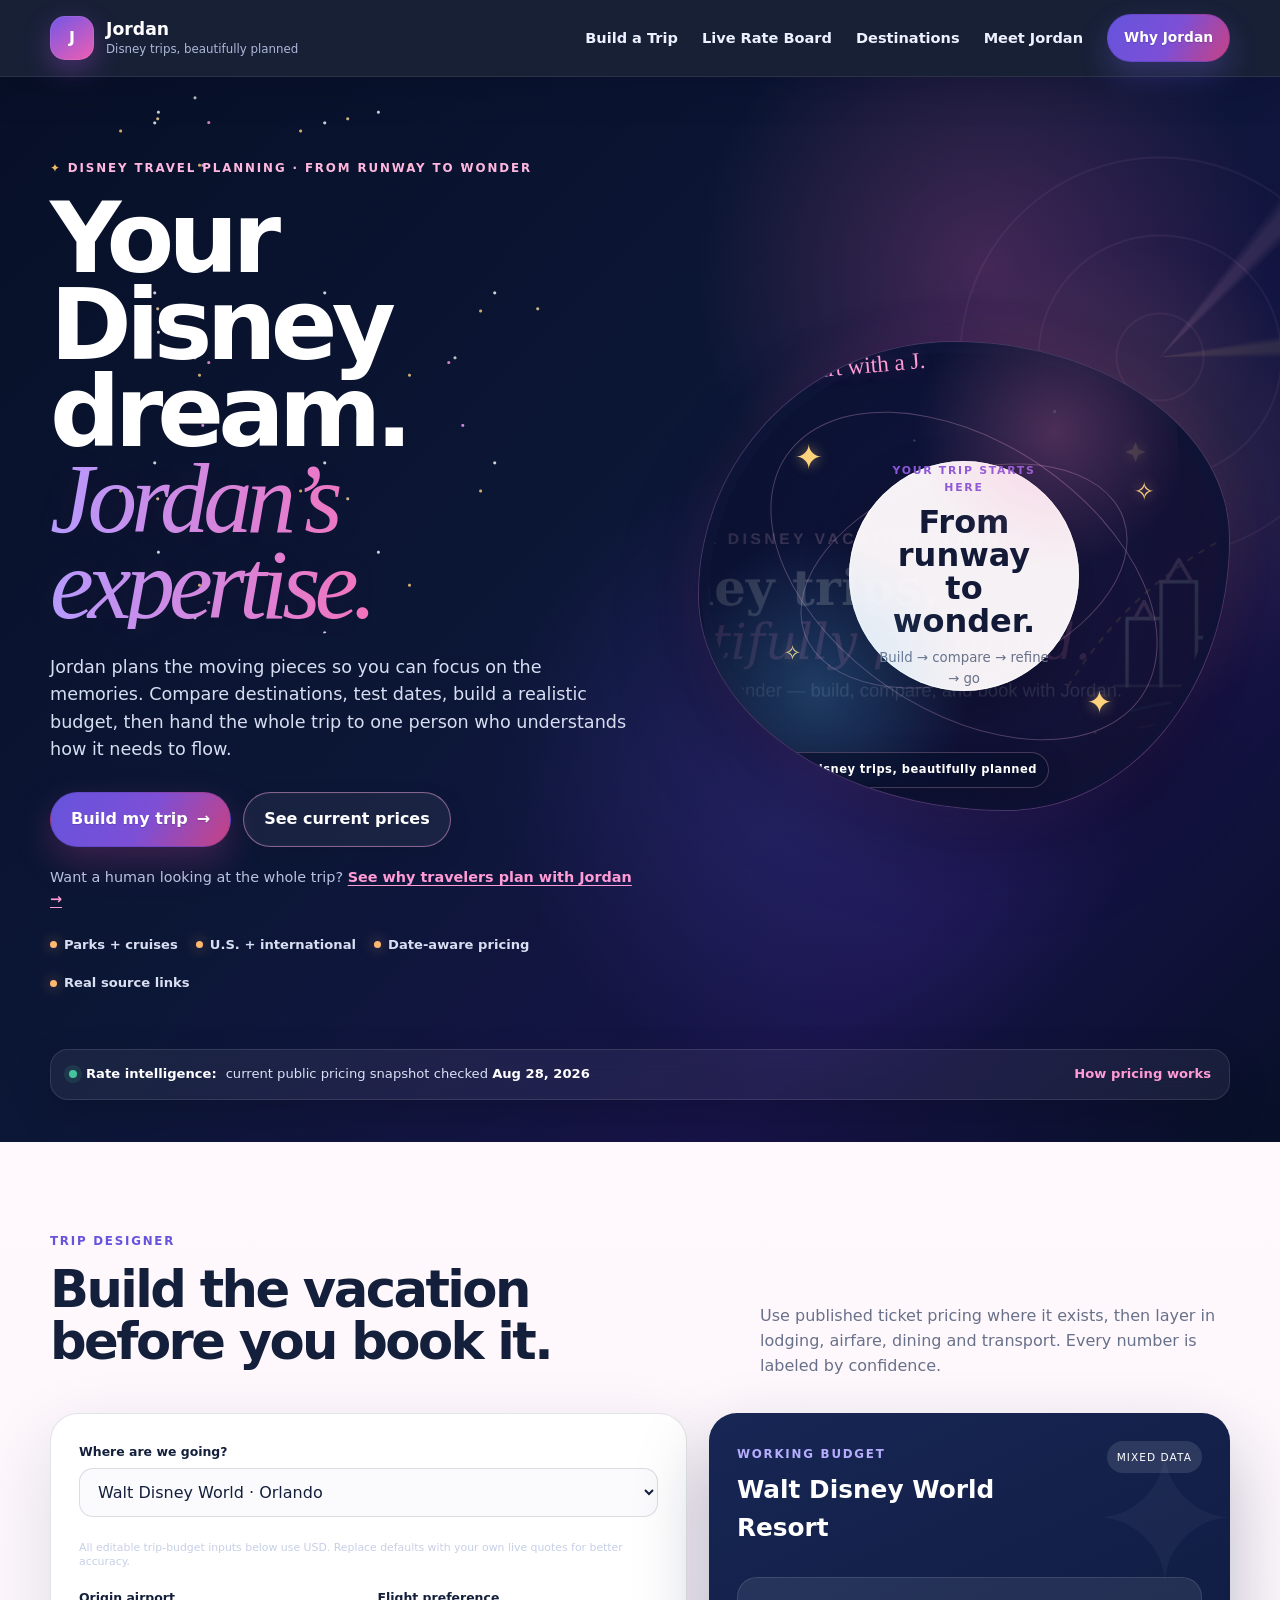
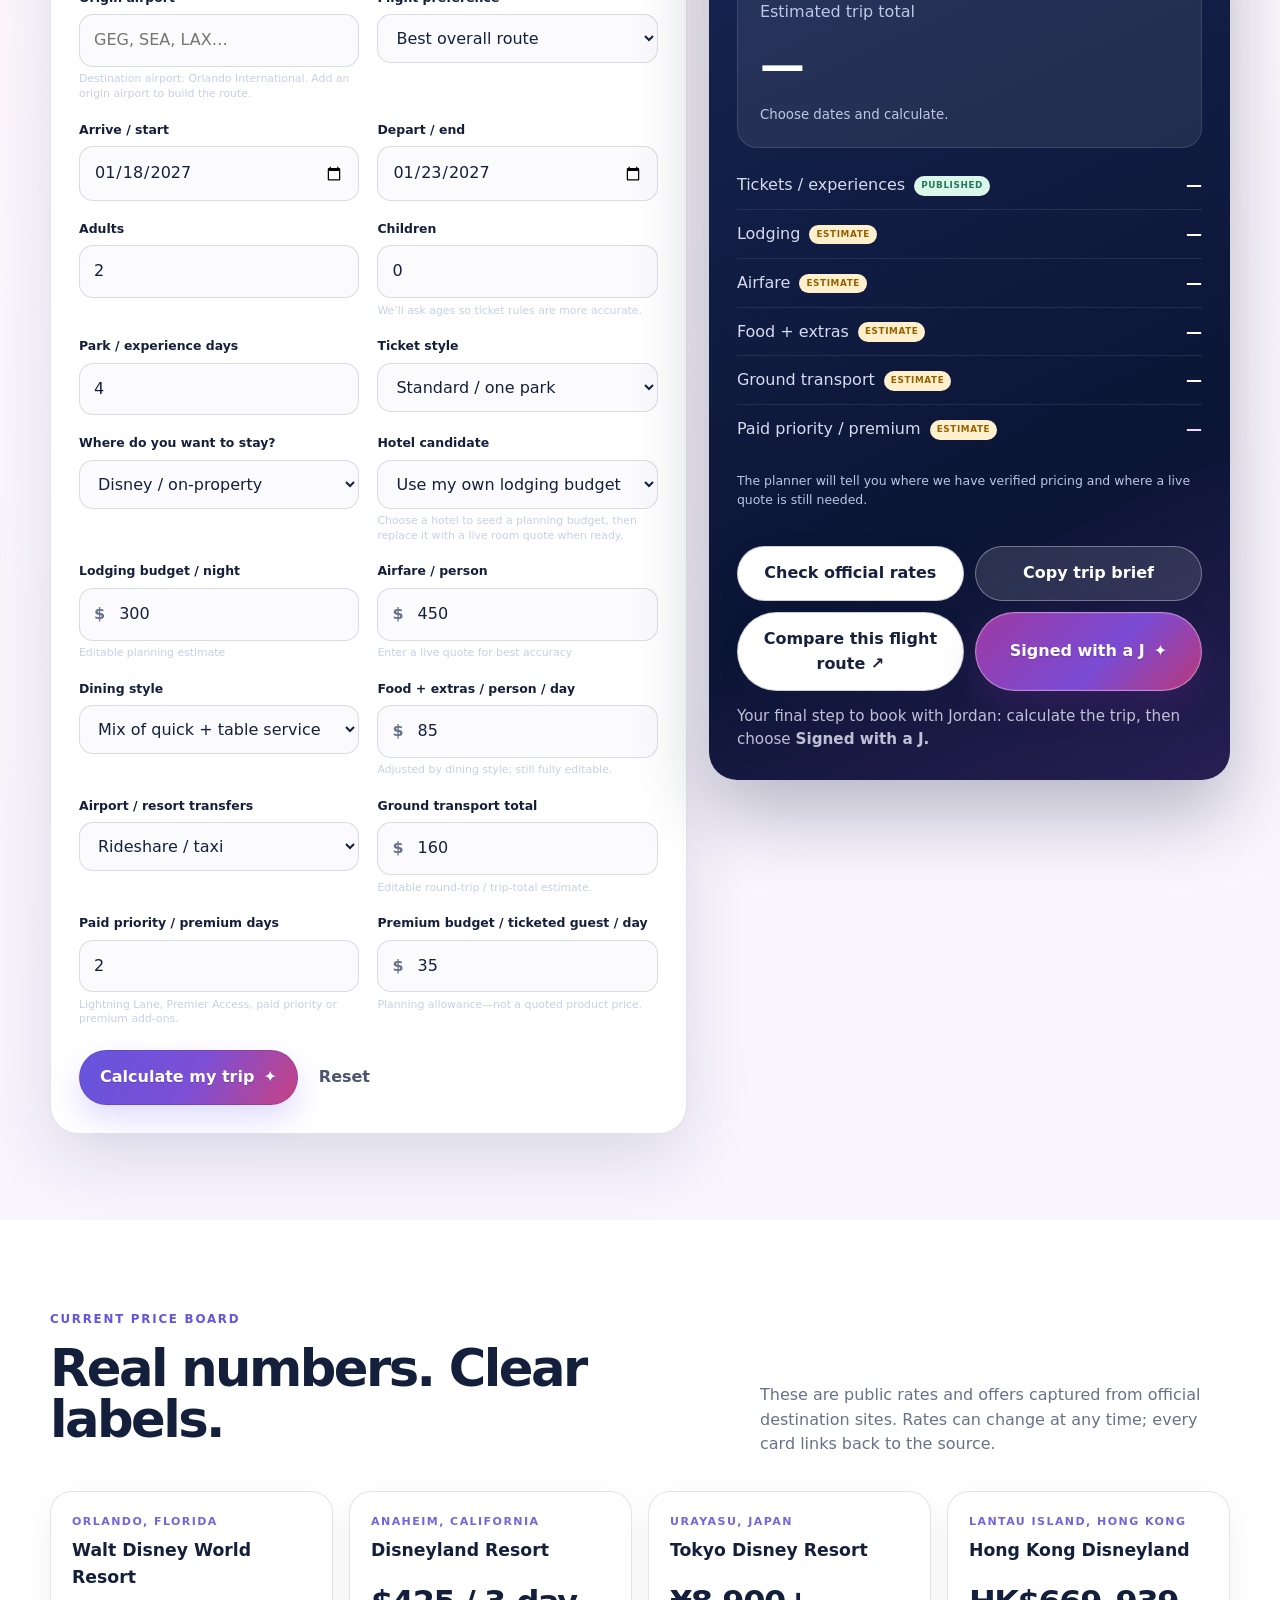
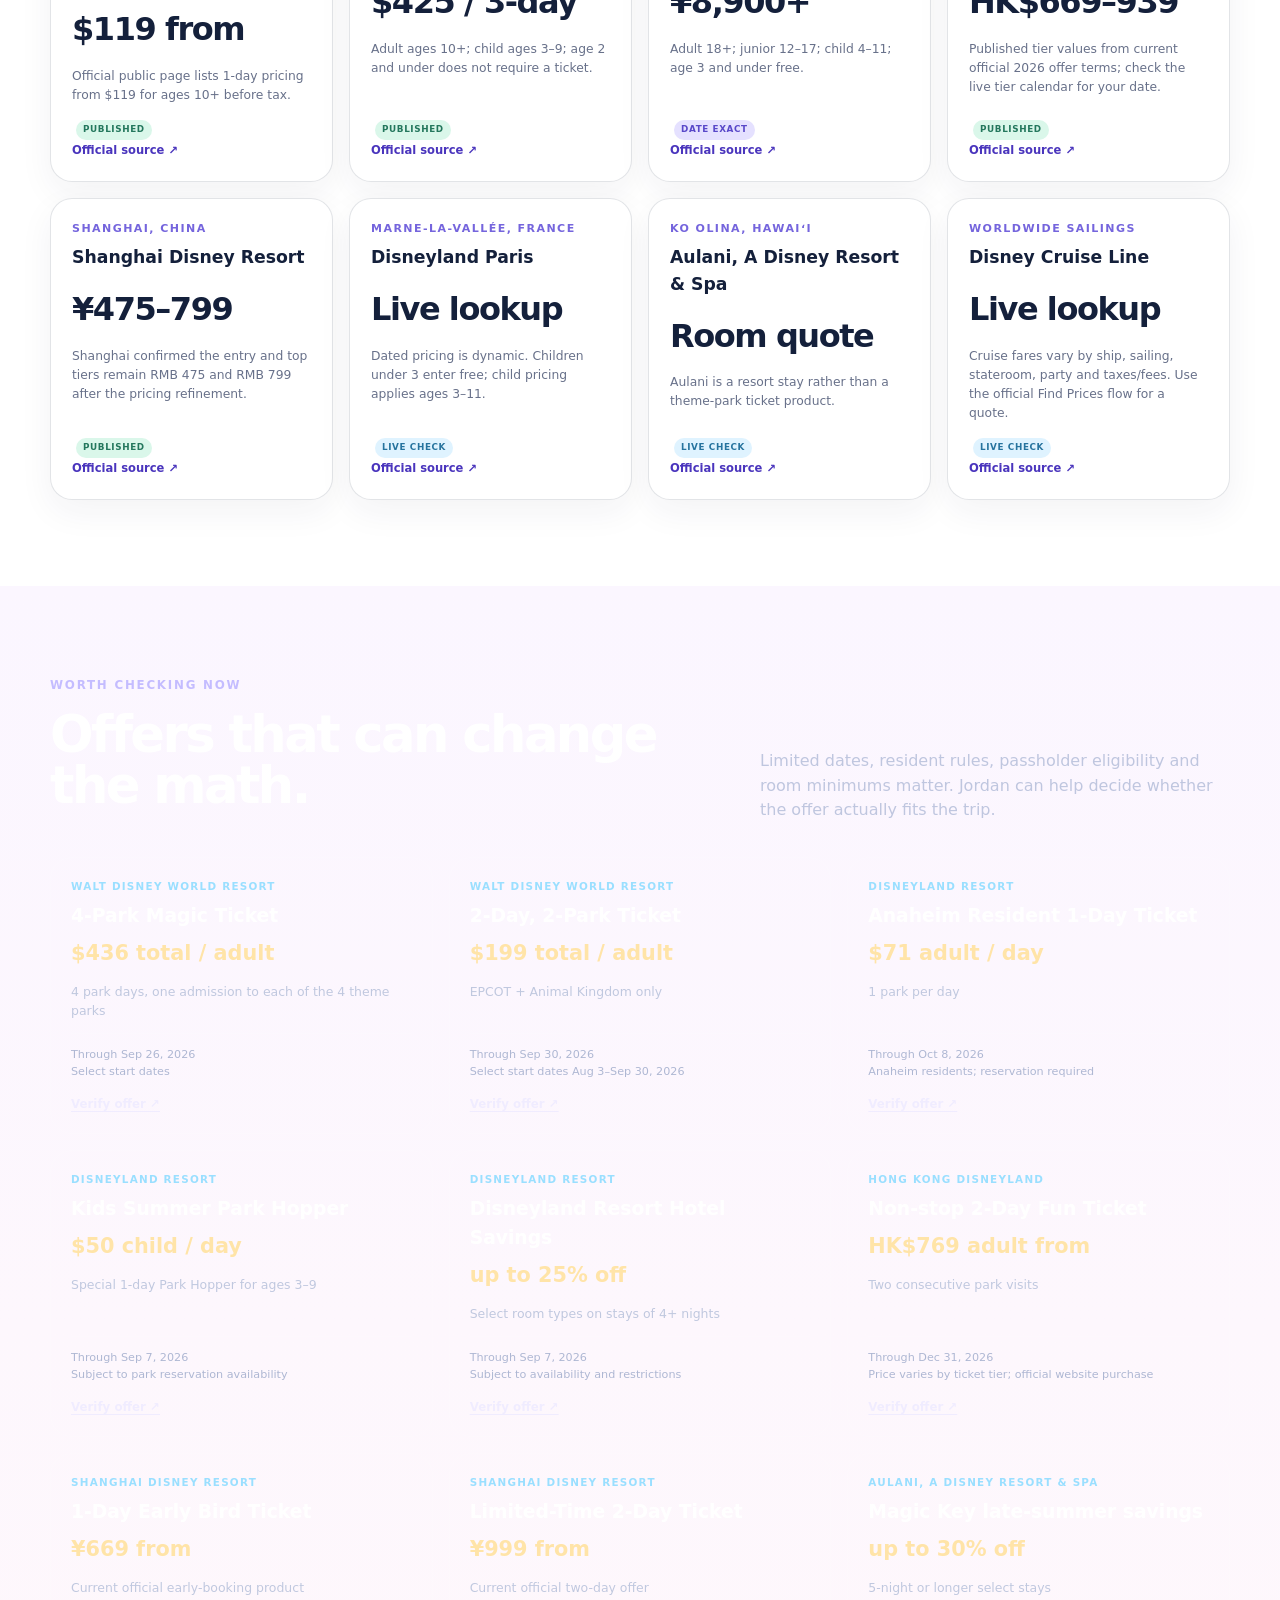
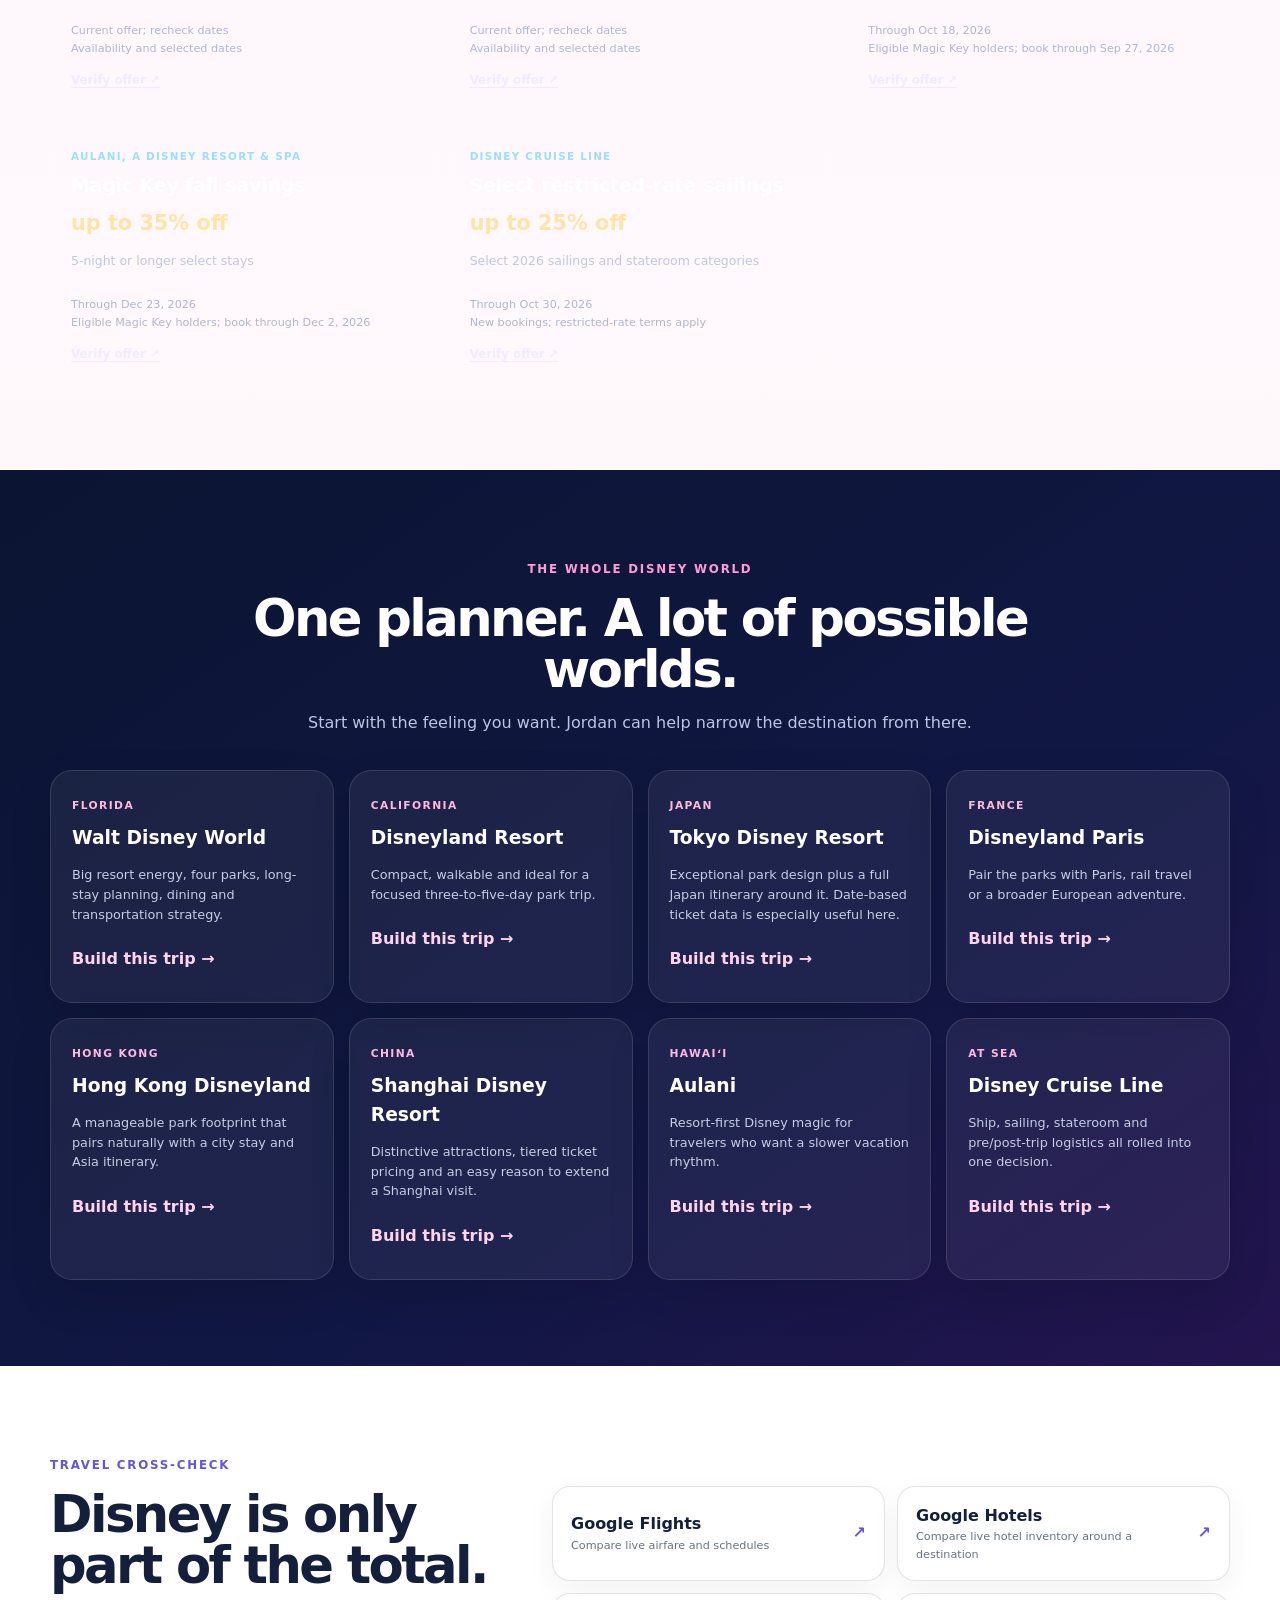
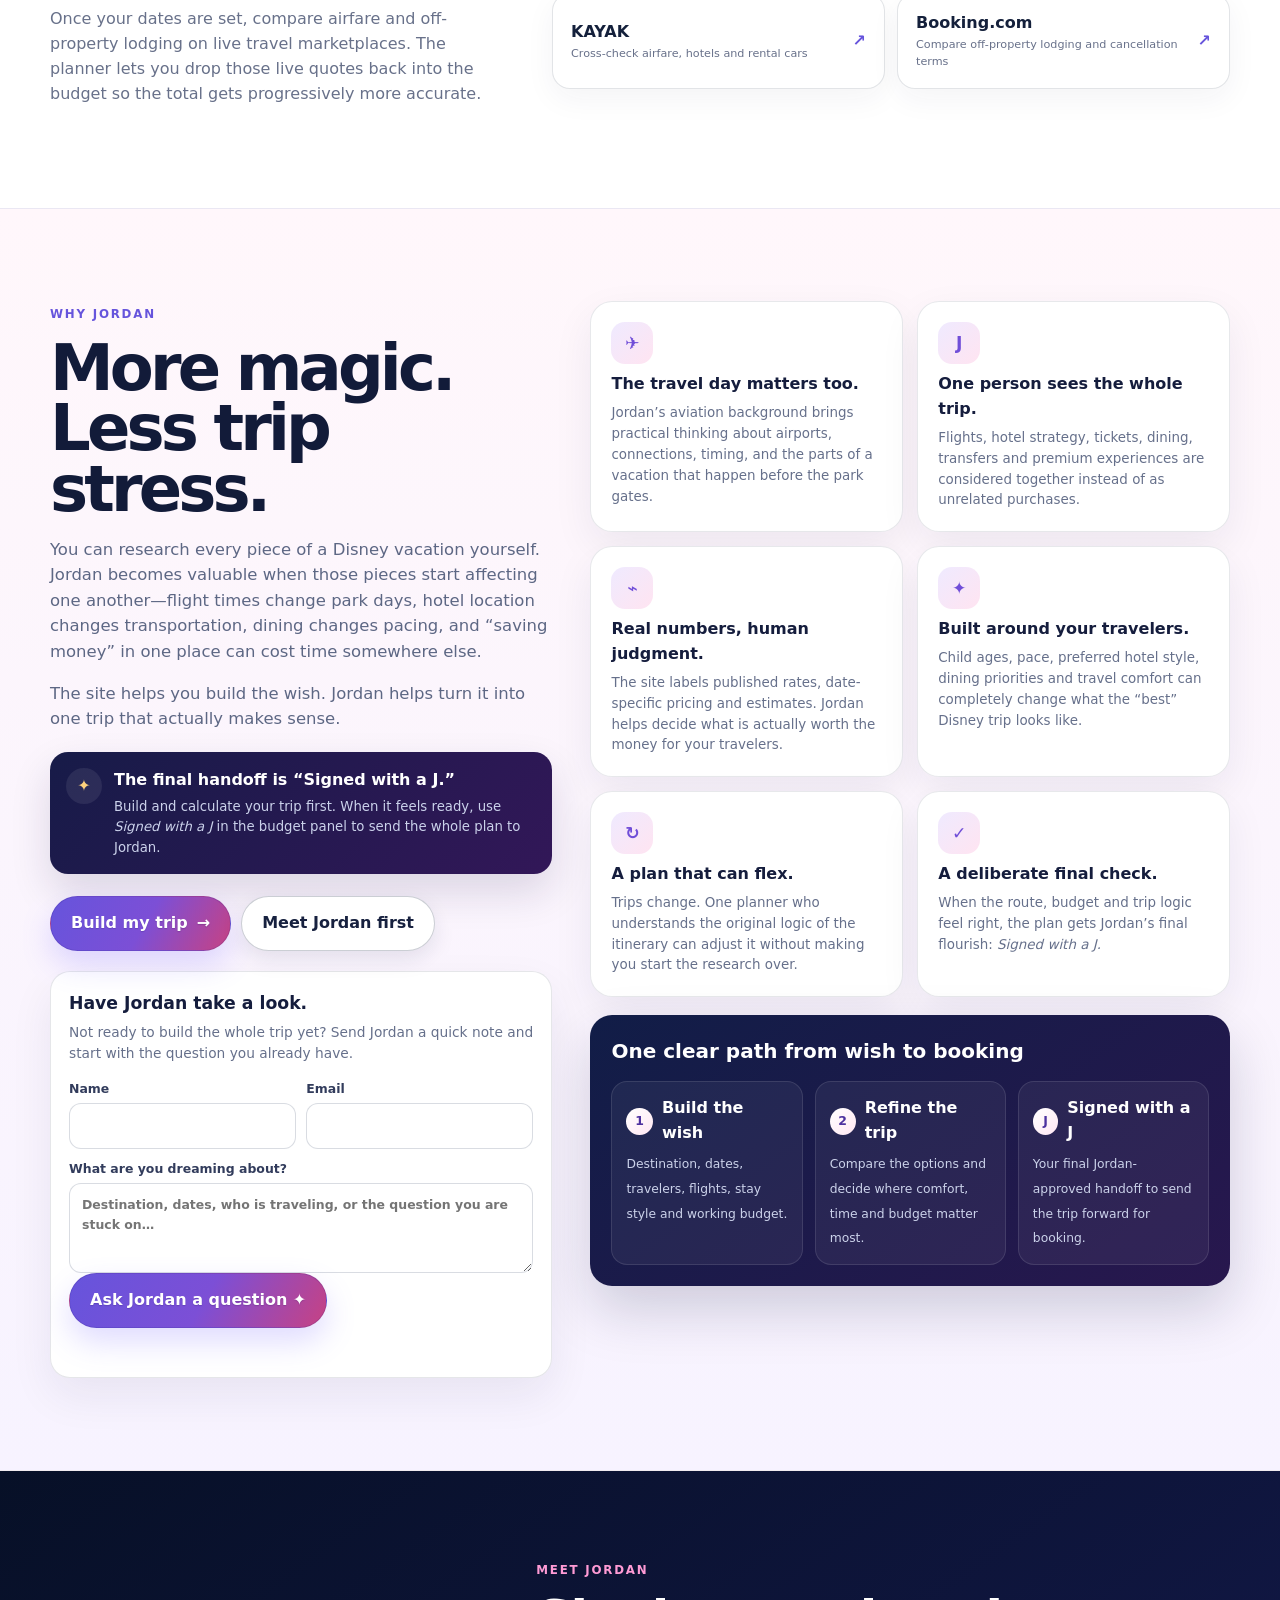
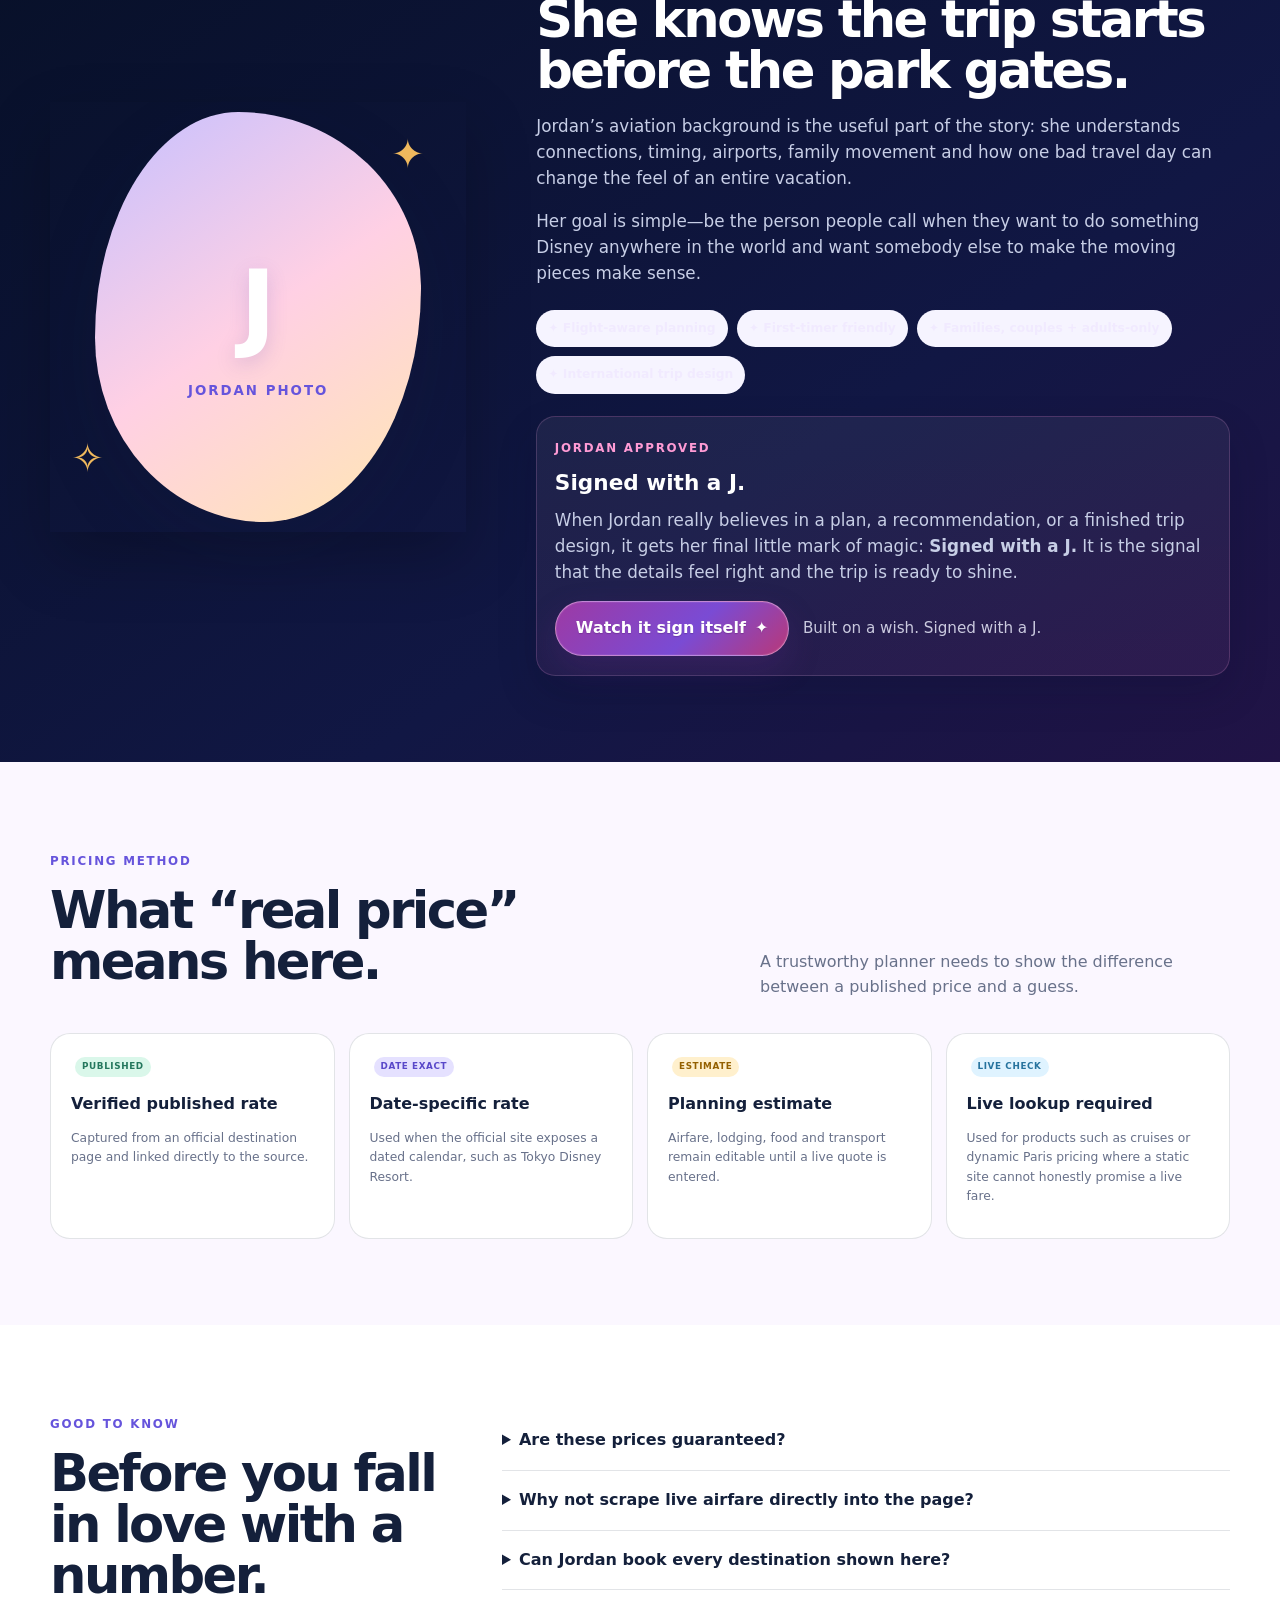
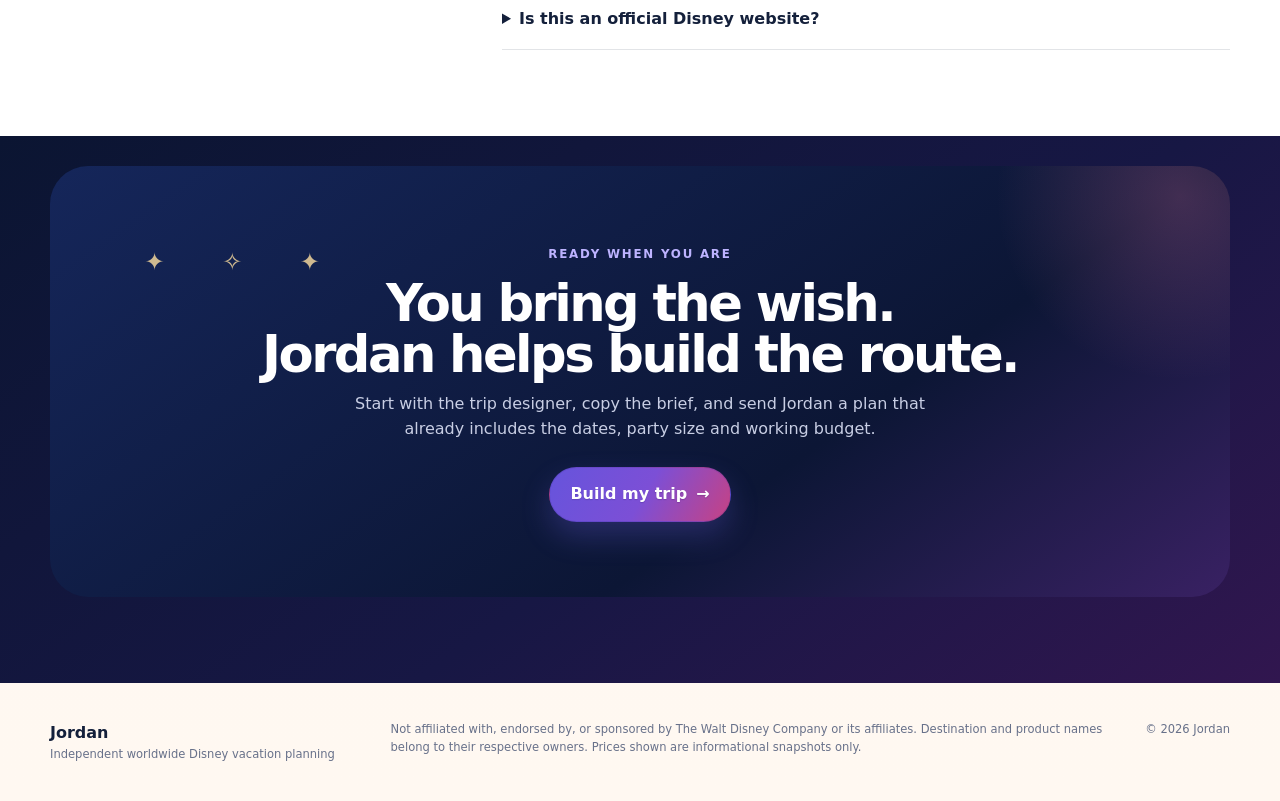
<file: index.html>
<!doctype html>
<html lang="en">
<head>
  <meta charset="utf-8" />
  <meta name="viewport" content="width=device-width, initial-scale=1" />
  <meta name="theme-color" content="#0c1635" />
  <meta name="color-scheme" content="light" />
  <title>Jordan | Disney Trips, Designed Around You</title>
  <meta name="description" content="Build a Disney trip with Jordan using current published ticket prices, date-aware offers, travel estimates and worldwide destination guidance." />
  <meta name="robots" content="index,follow" />
  <meta property="og:type" content="website" />
  <meta property="og:title" content="Jordan | Disney Trips, Designed Around You" />
  <meta property="og:description" content="From runway to resort: explore destinations, build a real trip budget and let Jordan turn it into a smoother Disney vacation." />

  <link rel="icon" href="favicon.svg" type="image/svg+xml" />
  <link rel="icon" href="favicon-32.png" sizes="32x32" type="image/png" />
  <link rel="apple-touch-icon" href="apple-touch-icon.png" />
  <meta property="og:url" content="https://aerovista-us.github.io/Disney/" />
  <meta property="og:image" content="https://aerovista-us.github.io/Disney/social-preview.png" />
  <meta property="og:image:width" content="1200" />
  <meta property="og:image:height" content="630" />
  <meta property="og:image:alt" content="Jordan worldwide Disney vacation planning — Disney trips, beautifully planned." />
  <meta name="twitter:card" content="summary_large_image" />
  <meta name="twitter:title" content="Jordan | Disney Trips, Designed Around You" />
  <meta name="twitter:description" content="Build the wish, compare real trip inputs, and book with Jordan for a smoother Disney vacation." />
  <meta name="twitter:image" content="https://aerovista-us.github.io/Disney/social-preview.png" />
  <link rel="stylesheet" href="styles.css" />
  <link rel="stylesheet" href="site-v3.css" />
  <script defer src="app.js"></script>
  <script defer src="site-v3.js"></script>
  <script defer src="signed-v3-late.js"></script>
  <script type="application/ld+json">
  {
    "@context": "https://schema.org",
    "@type": "TravelAgency",
    "name": "Jordan | Worldwide Disney Vacation Planning",
    "description": "Independent travel planning focused on Disney destinations around the world.",
    "areaServed": "Worldwide"
  }
  </script>
</head>
<body>
  <a class="skip-link" href="#main">Skip to content</a>
  <div id="magic-layer" aria-hidden="true"></div>
  <div class="sky-stars" aria-hidden="true"></div>
  <header class="site-header"><div class="container nav-shell"><a class="brand magic-click" href="#top" aria-label="Jordan travel planning home"><span class="brand-mark">J</span><span class="brand-copy"><strong>Jordan</strong><span>Disney trips, beautifully planned</span></span></a><button class="nav-toggle magic-click" type="button" aria-expanded="false" aria-controls="site-nav" aria-label="Open navigation"><span></span><span></span><span></span></button><nav class="nav-links" id="site-nav" aria-label="Primary navigation"><a href="#builder">Build a Trip</a><a href="#rates">Live Rate Board</a><a href="#destinations">Destinations</a><a href="#about">Meet Jordan</a><a class="button button-primary button-small magic-click" href="#builder">Start Planning</a></nav></div></header>
  <main id="main">
    <section class="hero" id="top"><div class="container hero-grid"><div class="hero-copy"><div class="eyebrow"><span class="twinkle">✦</span> Former flight attendant · worldwide Disney planning</div><h1>Dream big.<br><em>Plan the magic.</em></h1><p class="hero-lede">Jordan helps you design the whole trip—not just the park ticket. Pick a destination, test dates, build a realistic budget, compare current offers, then turn it into a vacation that actually flows.</p><div class="hero-actions"><a class="button button-primary magic-click" href="#builder">Build my trip <span aria-hidden="true">→</span></a><a class="button button-secondary magic-click" href="#rates">See current prices</a></div><div class="trust-row" aria-label="Site highlights"><span><i class="trust-dot"></i> Parks + cruises</span><span><i class="trust-dot"></i> U.S. + international</span><span><i class="trust-dot"></i> Date-aware pricing</span><span><i class="trust-dot"></i> Real source links</span></div></div><div class="magic-orbit-card"><div class="orbit orbit-one"></div><div class="orbit orbit-two"></div><div class="orbit-core"><span class="orbit-kicker">Your trip starts here</span><strong>From runway<br>to wonder.</strong><small>Build → compare → refine → go</small></div><span class="orbit-star s1">✦</span><span class="orbit-star s2">✧</span><span class="orbit-star s3">✦</span><span class="orbit-star s4">✧</span></div></div><div class="container rate-ribbon" aria-live="polite"><span class="pulse-dot"></span><strong>Rate intelligence:</strong><span>current public pricing snapshot checked <b data-rate-date>Aug 28, 2026</b></span><a href="#method">How pricing works</a></div></section>
    <section class="builder-section" id="builder"><div class="container"><div class="section-heading split-heading"><div><span class="section-kicker">Trip designer</span><h2>Build the vacation before you book it.</h2></div><p>Use published ticket pricing where it exists, then layer in lodging, airfare, dining and transport. Every number is labeled by confidence.</p></div><div class="builder-shell"><form id="trip-builder" class="builder-form"><div class="field-span-2"><label for="destination">Where are we going?</label><select id="destination" name="destination" required><option value="wdw">Walt Disney World · Orlando</option><option value="dlr">Disneyland Resort · Anaheim</option><option value="tokyo">Tokyo Disney Resort · Japan</option><option value="paris">Disneyland Paris · France</option><option value="hk">Hong Kong Disneyland</option><option value="shanghai">Shanghai Disney Resort</option><option value="aulani">Aulani · Hawaiʻi</option><option value="cruise">Disney Cruise Line</option></select></div><small id="currency-note" class="field-span-2">All editable trip-budget inputs below use USD. Replace defaults with your own live quotes for better accuracy.</small><div><label for="start-date">Arrive / start</label><input id="start-date" name="startDate" type="date" required /></div><div><label for="end-date">Depart / end</label><input id="end-date" name="endDate" type="date" required /></div><div><label for="adults">Adults</label><input id="adults" name="adults" type="number" min="1" max="12" value="2" required /></div><div><label for="children">Children</label><input id="children" name="children" type="number" min="0" max="12" value="0" /></div><div><label for="park-days">Park / experience days</label><input id="park-days" name="parkDays" type="number" min="0" max="10" value="4" /></div><div><label for="ticket-style">Ticket style</label><select id="ticket-style" name="ticketStyle"><option value="standard">Standard / one park</option><option value="hopper">Park Hopper / multi-park</option><option value="best">Best current value</option></select></div><div><label for="lodging-night">Lodging budget / night</label><div class="money-field"><span data-lodging-symbol>$</span><input id="lodging-night" name="lodgingNight" type="number" min="0" step="10" value="250" /></div><small>Editable planning estimate</small></div><div><label for="airfare-person">Airfare / person</label><div class="money-field"><span data-air-symbol>$</span><input id="airfare-person" name="airfarePerson" type="number" min="0" step="10" value="450" /></div><small>Enter a live quote for best accuracy</small></div><div><label for="food-daily">Food + extras / person / day</label><div class="money-field"><span data-food-symbol>$</span><input id="food-daily" name="foodDaily" type="number" min="0" step="5" value="80" /></div></div><div><label for="transport-total">Ground transport total</label><div class="money-field"><span data-transport-symbol>$</span><input id="transport-total" name="transportTotal" type="number" min="0" step="10" value="150" /></div></div><div class="builder-actions field-span-2"><button class="button button-primary magic-click" type="submit">Calculate my trip <span aria-hidden="true">✦</span></button><button class="text-button magic-click" id="reset-builder" type="button">Reset</button></div></form><aside class="budget-panel" aria-live="polite"><div class="budget-head"><div><span class="section-kicker">Working budget</span><h3 id="budget-destination">Walt Disney World</h3></div><span class="confidence-pill" id="budget-confidence">Mixed data</span></div><div class="budget-total"><span>Estimated trip total</span><strong id="grand-total">—</strong><small id="total-note">Choose dates and calculate.</small></div><div class="cost-list"><div><span>Tickets / experiences <i class="data-tag verified">published</i></span><strong id="ticket-total">—</strong></div><div><span>Lodging <i class="data-tag estimate">estimate</i></span><strong id="lodging-total">—</strong></div><div><span>Airfare <i class="data-tag estimate">estimate</i></span><strong id="airfare-total">—</strong></div><div><span>Food + extras <i class="data-tag estimate">estimate</i></span><strong id="food-total">—</strong></div><div><span>Ground transport <i class="data-tag estimate">estimate</i></span><strong id="transport-total-display">—</strong></div></div><div class="budget-message" id="budget-message">The planner will tell you where we have verified pricing and where a live quote is still needed.</div><div id="matched-offers" class="matched-offers"></div><div class="panel-actions"><a id="official-rate-link" class="button button-secondary magic-click" href="#rates" target="_blank" rel="noopener">Check official rates</a><button id="copy-trip" class="button button-ghost magic-click" type="button">Copy trip brief</button></div></aside></div></div></section>
    <section class="rates-section" id="rates"><div class="container"><div class="section-heading split-heading"><div><span class="section-kicker">Current price board</span><h2>Real numbers. Clear labels.</h2></div><p>These are public rates and offers captured from official destination sites. Rates can change at any time; every card links back to the source.</p></div><div class="rate-grid" id="rate-grid"></div></div></section>
    <section class="offers-section"><div class="container"><div class="section-heading split-heading"><div><span class="section-kicker">Worth checking now</span><h2>Offers that can change the math.</h2></div><p>Limited dates, resident rules, passholder eligibility and room minimums matter. Jordan can help decide whether the offer actually fits the trip.</p></div><div id="offer-grid" class="offer-grid"></div></div></section>
    <section class="destinations-section" id="destinations"><div class="container"><div class="section-heading centered-heading"><span class="section-kicker">The whole Disney world</span><h2>One planner. A lot of possible worlds.</h2><p>Start with the feeling you want. Jordan can help narrow the destination from there.</p></div><div class="destination-grid"><article class="destination-card magic-click"><span>Florida</span><h3>Walt Disney World</h3><p>Big resort energy, four parks, long-stay planning, dining and transportation strategy.</p><button data-pick="wdw">Build this trip →</button></article><article class="destination-card magic-click"><span>California</span><h3>Disneyland Resort</h3><p>Compact, walkable and ideal for a focused three-to-five-day park trip.</p><button data-pick="dlr">Build this trip →</button></article><article class="destination-card magic-click"><span>Japan</span><h3>Tokyo Disney Resort</h3><p>Exceptional park design plus a full Japan itinerary around it. Date-based ticket data is especially useful here.</p><button data-pick="tokyo">Build this trip →</button></article><article class="destination-card magic-click"><span>France</span><h3>Disneyland Paris</h3><p>Pair the parks with Paris, rail travel or a broader European adventure.</p><button data-pick="paris">Build this trip →</button></article><article class="destination-card magic-click"><span>Hong Kong</span><h3>Hong Kong Disneyland</h3><p>A manageable park footprint that pairs naturally with a city stay and Asia itinerary.</p><button data-pick="hk">Build this trip →</button></article><article class="destination-card magic-click"><span>China</span><h3>Shanghai Disney Resort</h3><p>Distinctive attractions, tiered ticket pricing and an easy reason to extend a Shanghai visit.</p><button data-pick="shanghai">Build this trip →</button></article><article class="destination-card magic-click"><span>Hawaiʻi</span><h3>Aulani</h3><p>Resort-first Disney magic for travelers who want a slower vacation rhythm.</p><button data-pick="aulani">Build this trip →</button></article><article class="destination-card magic-click"><span>At sea</span><h3>Disney Cruise Line</h3><p>Ship, sailing, stateroom and pre/post-trip logistics all rolled into one decision.</p><button data-pick="cruise">Build this trip →</button></article></div></div></section>
    <section class="compare-section"><div class="container compare-shell"><div><span class="section-kicker">Travel cross-check</span><h2>Disney is only part of the total.</h2><p>Once your dates are set, compare airfare and off-property lodging on live travel marketplaces. The planner lets you drop those live quotes back into the budget so the total gets progressively more accurate.</p></div><div id="travel-tools" class="travel-tools"></div></div></section>
    <section class="about-section" id="about"><div class="container about-grid"><div class="portrait-card"><div class="portrait-placeholder"><span>J</span><small>Jordan photo</small></div><div class="portrait-spark p1">✦</div><div class="portrait-spark p2">✧</div></div><div><span class="section-kicker">Meet Jordan</span><h2>She knows the trip starts before the park gates.</h2><p>Jordan’s aviation background is the useful part of the story: she understands connections, timing, airports, family movement and how one bad travel day can change the feel of an entire vacation.</p><p>Her goal is simple—be the person people call when they want to do something Disney anywhere in the world and want somebody else to make the moving pieces make sense.</p><div class="founder-points"><span>✦ Flight-aware planning</span><span>✦ First-timer friendly</span><span>✦ Families, couples + adults-only</span><span>✦ International trip design</span></div></div></div></section>
    <section class="method-section" id="method"><div class="container"><div class="section-heading split-heading"><div><span class="section-kicker">Pricing method</span><h2>What “real price” means here.</h2></div><p>A trustworthy planner needs to show the difference between a published price and a guess.</p></div><div class="method-grid"><article><i class="data-tag verified">published</i><h3>Verified published rate</h3><p>Captured from an official destination page and linked directly to the source.</p></article><article><i class="data-tag dated">date exact</i><h3>Date-specific rate</h3><p>Used when the official site exposes a dated calendar, such as Tokyo Disney Resort.</p></article><article><i class="data-tag estimate">estimate</i><h3>Planning estimate</h3><p>Airfare, lodging, food and transport remain editable until a live quote is entered.</p></article><article><i class="data-tag live">live check</i><h3>Live lookup required</h3><p>Used for products such as cruises or dynamic Paris pricing where a static site cannot honestly promise a live fare.</p></article></div></div></section>
    <section class="faq-section"><div class="container faq-shell"><div><span class="section-kicker">Good to know</span><h2>Before you fall in love with a number.</h2></div><div class="faq-list"><details><summary>Are these prices guaranteed?</summary><p>No. Published prices are snapshots of official public pages and may change. Availability, taxes, exchange rates, eligibility and reservation requirements can change the final cost.</p></details><details><summary>Why not scrape live airfare directly into the page?</summary><p>This site runs on static GitHub Pages. Reliable live airfare and hotel inventory needs a licensed API or backend service. Instead, the site links to live comparison tools and lets you enter the live quote into the budget.</p></details><details><summary>Can Jordan book every destination shown here?</summary><p>The site is designed around worldwide Disney planning. Jordan’s final supplier/agency affiliations and booking permissions should be confirmed before presenting any specific credential or booking authority.</p></details><details><summary>Is this an official Disney website?</summary><p>No. This is an independent travel-planning website. Disney names and destination names are used only to identify the travel products being discussed.</p></details></div></div></section>
    <section class="final-cta"><div class="container cta-card"><div class="cta-stars" aria-hidden="true">✦ ✧ ✦</div><span class="section-kicker">Ready when you are</span><h2>You bring the wish.<br>Jordan helps build the route.</h2><p>Start with the trip designer, copy the brief, and send Jordan a plan that already includes the dates, party size and working budget.</p><a class="button button-primary magic-click" href="#builder">Design my trip <span aria-hidden="true">→</span></a></div></section>
  </main>
  <div class="toast" id="toast" role="status" aria-live="polite"></div>
  <footer class="site-footer"><div class="container footer-grid"><div><strong>Jordan</strong><span>Independent worldwide Disney vacation planning</span></div><p>Not affiliated with, endorsed by, or sponsored by The Walt Disney Company or its affiliates. Destination and product names belong to their respective owners. Prices shown are informational snapshots only.</p><span>© <span data-year></span> Jordan</span></div></footer>
</body>
</html>
</file>
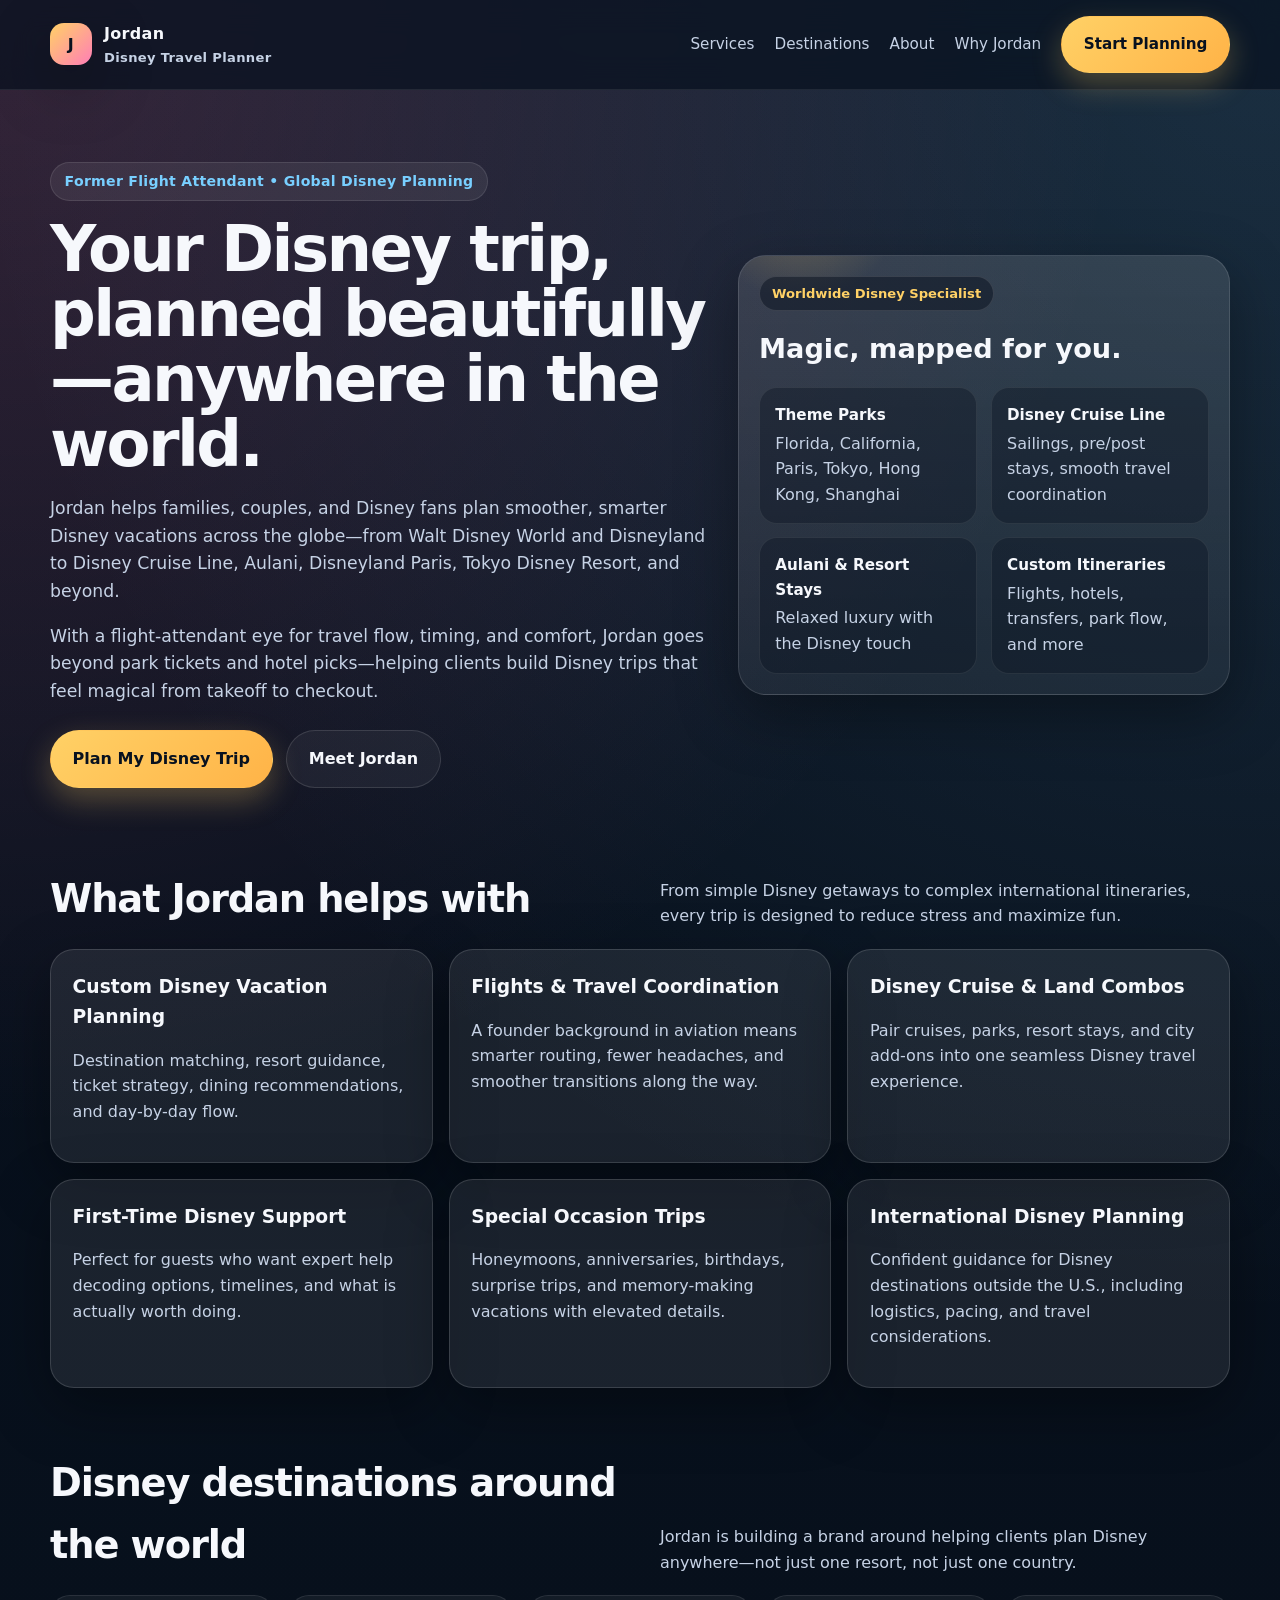
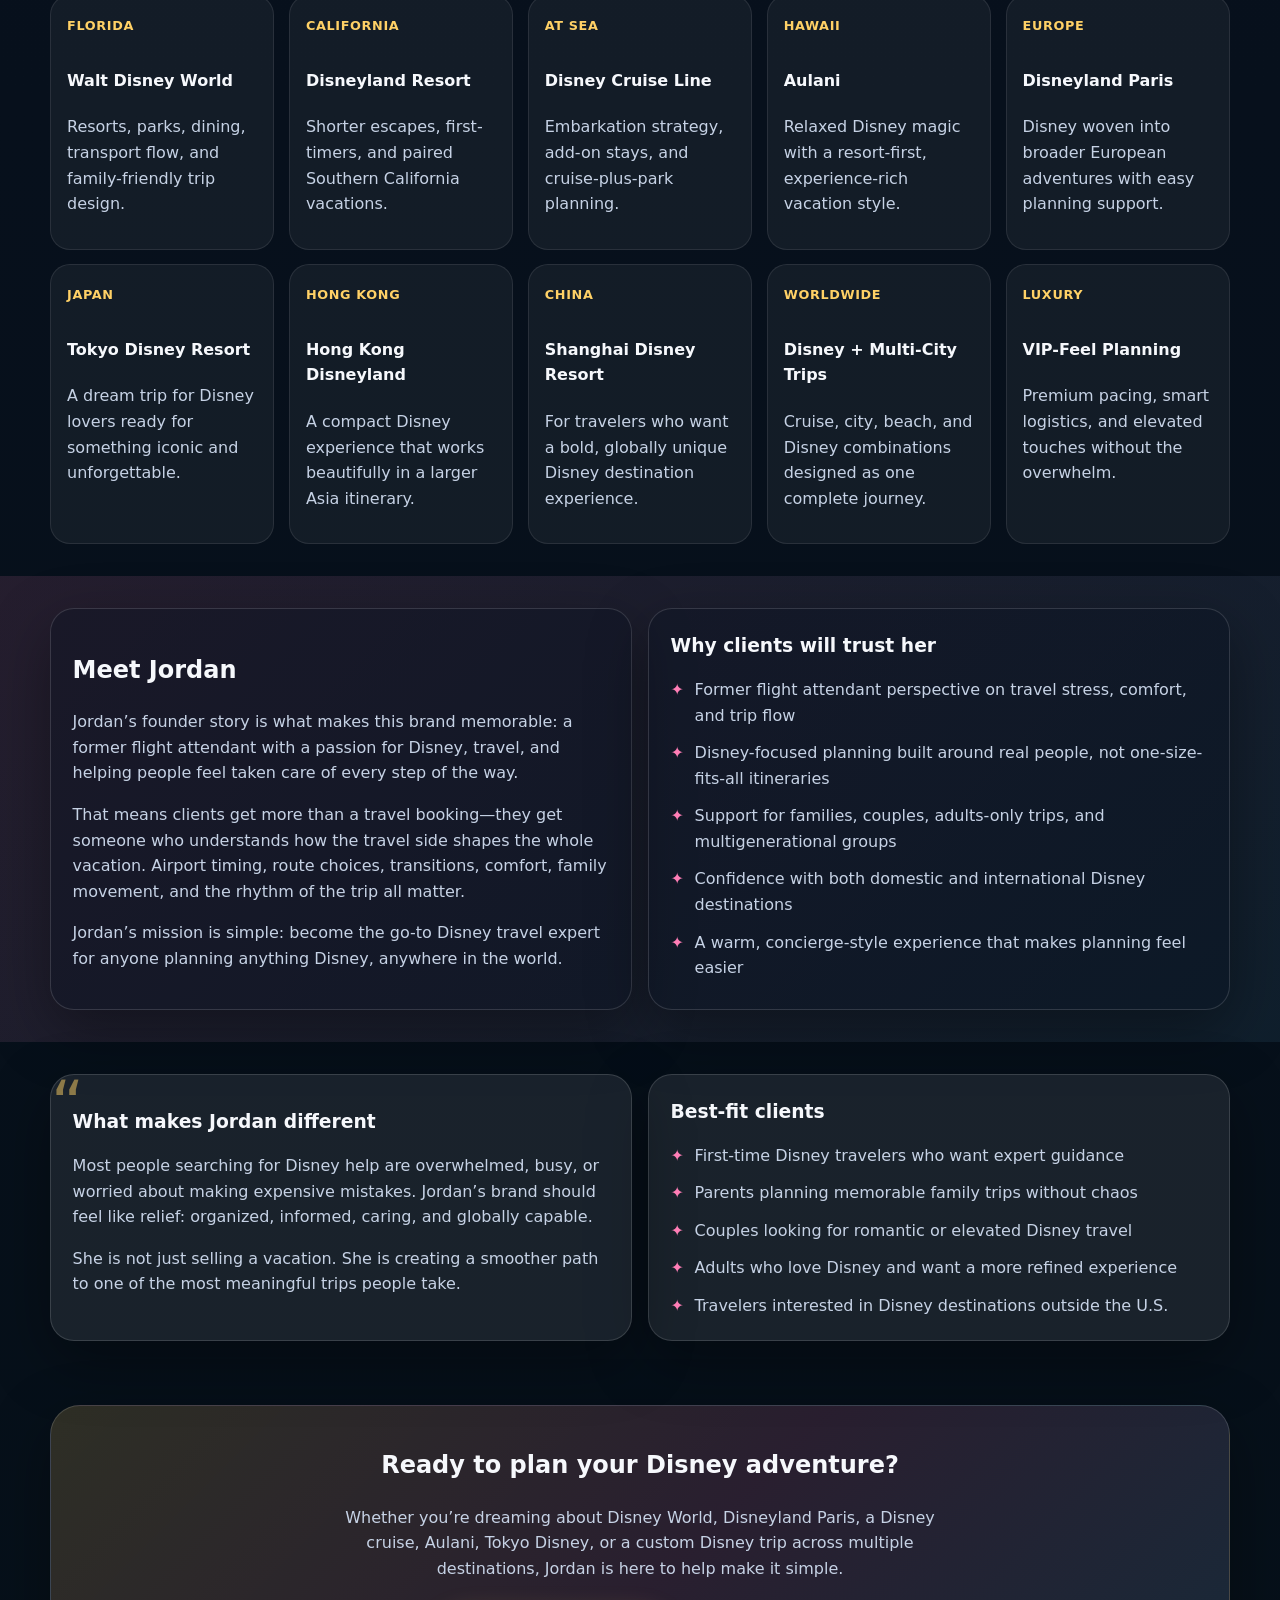
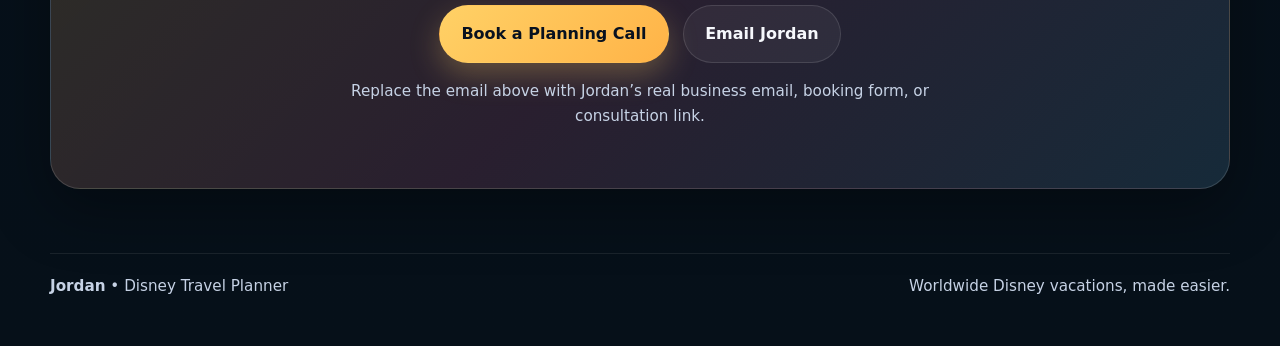
<file: index (4).html>
<!DOCTYPE html><html lang="en">
<head>
  <meta charset="UTF-8" />
  <meta name="viewport" content="width=device-width, initial-scale=1.0" />
  <title>Jordan | Disney Travel Planner</title>
  <meta name="description" content="Jordan helps families, couples, and Disney fans plan Disney vacations anywhere in the world—from theme parks and cruises to international Disney destinations." />
  <style>
    :root {
      --bg: #08111f;
      --bg-soft: #0f1b2d;
      --panel: rgba(255,255,255,0.08);
      --panel-strong: rgba(255,255,255,0.12);
      --text: #f6f8fc;
      --muted: #c6d2e5;
      --gold: #ffd166;
      --pink: #ff7eb6;
      --blue: #78cfff;
      --line: rgba(255,255,255,0.14);
      --shadow: 0 20px 60px rgba(0,0,0,0.35);
      --radius: 24px;
      --max: 1180px;
    }* { box-sizing: border-box; }
html { scroll-behavior: smooth; }
body {
  margin: 0;
  font-family: Inter, ui-sans-serif, system-ui, -apple-system, BlinkMacSystemFont, "Segoe UI", sans-serif;
  background:
    radial-gradient(circle at top left, rgba(255,126,182,0.18), transparent 30%),
    radial-gradient(circle at top right, rgba(120,207,255,0.16), transparent 35%),
    linear-gradient(180deg, #09111e 0%, #07101c 48%, #061019 100%);
  color: var(--text);
  line-height: 1.6;
}

a { color: inherit; text-decoration: none; }
img { max-width: 100%; display: block; }

.container {
  width: min(calc(100% - 2rem), var(--max));
  margin: 0 auto;
}

.nav {
  position: sticky;
  top: 0;
  z-index: 50;
  backdrop-filter: blur(16px);
  background: rgba(8, 17, 31, 0.72);
  border-bottom: 1px solid rgba(255,255,255,0.08);
}

.nav-inner {
  display: flex;
  align-items: center;
  justify-content: space-between;
  gap: 1rem;
  padding: 1rem 0;
}

.brand {
  display: flex;
  align-items: center;
  gap: 0.75rem;
  font-weight: 800;
  letter-spacing: 0.02em;
}

.brand-mark {
  width: 42px;
  height: 42px;
  border-radius: 14px;
  background: linear-gradient(135deg, var(--gold), var(--pink));
  color: #08111f;
  display: grid;
  place-items: center;
  font-weight: 900;
  box-shadow: var(--shadow);
}

.nav-links {
  display: flex;
  align-items: center;
  gap: 1.25rem;
  flex-wrap: wrap;
  color: var(--muted);
  font-size: 0.95rem;
}

.btn {
  display: inline-flex;
  align-items: center;
  justify-content: center;
  gap: 0.5rem;
  padding: 0.95rem 1.35rem;
  border-radius: 999px;
  font-weight: 700;
  border: 1px solid transparent;
  transition: transform 0.2s ease, box-shadow 0.2s ease, background 0.2s ease;
  cursor: pointer;
}

.btn:hover { transform: translateY(-1px); }
.btn-primary {
  background: linear-gradient(135deg, var(--gold), #ffb347);
  color: #08111f;
  box-shadow: 0 12px 30px rgba(255, 209, 102, 0.28);
}
.btn-secondary {
  background: rgba(255,255,255,0.05);
  border-color: rgba(255,255,255,0.12);
  color: var(--text);
}

.hero {
  padding: 4.5rem 0 3rem;
}

.hero-grid {
  display: grid;
  grid-template-columns: 1.2fr 0.9fr;
  gap: 2rem;
  align-items: center;
}

.eyebrow {
  display: inline-flex;
  align-items: center;
  gap: 0.55rem;
  padding: 0.45rem 0.85rem;
  border-radius: 999px;
  background: rgba(255,255,255,0.07);
  color: var(--blue);
  border: 1px solid rgba(255,255,255,0.1);
  font-size: 0.88rem;
  font-weight: 700;
  letter-spacing: 0.02em;
}

h1 {
  font-size: clamp(2.5rem, 5vw, 4.8rem);
  line-height: 1.02;
  margin: 1rem 0;
  letter-spacing: -0.04em;
}

.hero p {
  font-size: 1.08rem;
  color: var(--muted);
  max-width: 64ch;
}

.hero-actions {
  display: flex;
  flex-wrap: wrap;
  gap: 0.85rem;
  margin-top: 1.5rem;
}

.hero-card {
  background: linear-gradient(180deg, rgba(255,255,255,0.12), rgba(255,255,255,0.06));
  border: 1px solid rgba(255,255,255,0.12);
  border-radius: 28px;
  padding: 1.25rem;
  box-shadow: var(--shadow);
  position: relative;
  overflow: hidden;
}

.hero-card::before {
  content: "";
  position: absolute;
  inset: -40% auto auto -10%;
  width: 220px;
  height: 220px;
  background: radial-gradient(circle, rgba(255,209,102,0.28), transparent 70%);
  pointer-events: none;
}

.passport {
  display: grid;
  gap: 1rem;
  position: relative;
  z-index: 1;
}

.passport-badge {
  display: inline-block;
  padding: 0.4rem 0.75rem;
  border-radius: 999px;
  background: rgba(8,17,31,0.5);
  border: 1px solid rgba(255,255,255,0.12);
  color: var(--gold);
  font-size: 0.82rem;
  font-weight: 800;
  width: fit-content;
}

.passport h3 {
  margin: 0;
  font-size: 1.7rem;
}

.passport-grid {
  display: grid;
  grid-template-columns: repeat(2, 1fr);
  gap: 0.85rem;
}

.mini-card {
  background: rgba(8,17,31,0.35);
  border: 1px solid rgba(255,255,255,0.08);
  border-radius: 18px;
  padding: 0.95rem;
}

.mini-card strong {
  display: block;
  font-size: 0.95rem;
  margin-bottom: 0.2rem;
}

section {
  padding: 2rem 0;
}

.section-head {
  display: flex;
  justify-content: space-between;
  align-items: end;
  gap: 1rem;
  margin-bottom: 1.25rem;
}

.section-head h2 {
  margin: 0;
  font-size: clamp(1.7rem, 3vw, 2.5rem);
  letter-spacing: -0.03em;
}

.section-head p {
  margin: 0;
  color: var(--muted);
  max-width: 56ch;
}

.grid-3 {
  display: grid;
  grid-template-columns: repeat(3, 1fr);
  gap: 1rem;
}

.card {
  background: var(--panel);
  border: 1px solid var(--line);
  border-radius: var(--radius);
  padding: 1.35rem;
  box-shadow: var(--shadow);
}

.card h3, .card h4 {
  margin-top: 0;
  margin-bottom: 0.6rem;
}

.muted { color: var(--muted); }

.destinations {
  display: grid;
  grid-template-columns: repeat(5, 1fr);
  gap: 0.9rem;
}

.destination {
  background: rgba(255,255,255,0.05);
  border: 1px solid rgba(255,255,255,0.09);
  border-radius: 20px;
  padding: 1rem;
  min-height: 150px;
}

.destination span {
  display: inline-block;
  margin-bottom: 0.6rem;
  font-size: 0.8rem;
  font-weight: 800;
  color: var(--gold);
  letter-spacing: 0.05em;
  text-transform: uppercase;
}

.two-up {
  display: grid;
  grid-template-columns: 1fr 1fr;
  gap: 1rem;
}

ul.checks {
  list-style: none;
  padding: 0;
  margin: 1rem 0 0;
  display: grid;
  gap: 0.75rem;
}

ul.checks li {
  padding-left: 1.5rem;
  position: relative;
  color: var(--muted);
}

ul.checks li::before {
  content: "✦";
  position: absolute;
  left: 0;
  color: var(--pink);
}

.founder {
  background: linear-gradient(135deg, rgba(255,126,182,0.12), rgba(120,207,255,0.08));
}

.testimonial {
  position: relative;
  padding-top: 2rem;
}

.testimonial::before {
  content: "“";
  position: absolute;
  top: -0.2rem;
  left: 0;
  font-size: 4rem;
  line-height: 1;
  color: rgba(255,209,102,0.5);
}

.cta {
  padding: 2.5rem;
  border-radius: 30px;
  background: linear-gradient(135deg, rgba(255,209,102,0.16), rgba(255,126,182,0.14), rgba(120,207,255,0.14));
  border: 1px solid rgba(255,255,255,0.14);
  box-shadow: var(--shadow);
  text-align: center;
}

.cta h2 { margin-top: 0; }
.cta p { color: var(--muted); max-width: 60ch; margin: 0 auto 1.25rem; }

.footer {
  padding: 2rem 0 3rem;
  color: var(--muted);
  font-size: 0.95rem;
}

.footer-inner {
  display: flex;
  justify-content: space-between;
  gap: 1rem;
  flex-wrap: wrap;
  border-top: 1px solid rgba(255,255,255,0.08);
  padding-top: 1.25rem;
}

@media (max-width: 1024px) {
  .hero-grid,
  .two-up,
  .grid-3,
  .destinations {
    grid-template-columns: 1fr 1fr;
  }
}

@media (max-width: 740px) {
  .nav-inner,
  .section-head,
  .footer-inner {
    align-items: flex-start;
  }

  .hero-grid,
  .two-up,
  .grid-3,
  .destinations,
  .passport-grid {
    grid-template-columns: 1fr;
  }

  .hero {
    padding-top: 3rem;
  }

  .nav-links {
    display: none;
  }
}

  </style>
</head>
<body>
  <header class="nav">
    <div class="container nav-inner">
      <a href="#top" class="brand">
        <div class="brand-mark">J</div>
        <div>
          <div>Jordan</div>
          <div style="font-size:0.82rem;color:var(--muted);font-weight:600;">Disney Travel Planner</div>
        </div>
      </a>
      <nav class="nav-links">
        <a href="#services">Services</a>
        <a href="#destinations">Destinations</a>
        <a href="#about">About</a>
        <a href="#reviews">Why Jordan</a>
        <a href="#contact" class="btn btn-primary">Start Planning</a>
      </nav>
    </div>
  </header>  <main id="top">
    <section class="hero">
      <div class="container hero-grid">
        <div>
          <div class="eyebrow">Former Flight Attendant • Global Disney Planning</div>
          <h1>Your Disney trip, planned beautifully—anywhere in the world.</h1>
          <p>
            Jordan helps families, couples, and Disney fans plan smoother, smarter Disney vacations across the globe—from Walt Disney World and Disneyland to Disney Cruise Line, Aulani, Disneyland Paris, Tokyo Disney Resort, and beyond.
          </p>
          <p>
            With a flight-attendant eye for travel flow, timing, and comfort, Jordan goes beyond park tickets and hotel picks—helping clients build Disney trips that feel magical from takeoff to checkout.
          </p>
          <div class="hero-actions">
            <a href="#contact" class="btn btn-primary">Plan My Disney Trip</a>
            <a href="#about" class="btn btn-secondary">Meet Jordan</a>
          </div>
        </div><aside class="hero-card">
      <div class="passport">
        <div class="passport-badge">Worldwide Disney Specialist</div>
        <h3>Magic, mapped for you.</h3>
        <div class="passport-grid">
          <div class="mini-card">
            <strong>Theme Parks</strong>
            <div class="muted">Florida, California, Paris, Tokyo, Hong Kong, Shanghai</div>
          </div>
          <div class="mini-card">
            <strong>Disney Cruise Line</strong>
            <div class="muted">Sailings, pre/post stays, smooth travel coordination</div>
          </div>
          <div class="mini-card">
            <strong>Aulani & Resort Stays</strong>
            <div class="muted">Relaxed luxury with the Disney touch</div>
          </div>
          <div class="mini-card">
            <strong>Custom Itineraries</strong>
            <div class="muted">Flights, hotels, transfers, park flow, and more</div>
          </div>
        </div>
      </div>
    </aside>
  </div>
</section>

<section id="services">
  <div class="container">
    <div class="section-head">
      <div>
        <h2>What Jordan helps with</h2>
      </div>
      <p>From simple Disney getaways to complex international itineraries, every trip is designed to reduce stress and maximize fun.</p>
    </div>
    <div class="grid-3">
      <article class="card">
        <h3>Custom Disney Vacation Planning</h3>
        <p class="muted">Destination matching, resort guidance, ticket strategy, dining recommendations, and day-by-day flow.</p>
      </article>
      <article class="card">
        <h3>Flights & Travel Coordination</h3>
        <p class="muted">A founder background in aviation means smarter routing, fewer headaches, and smoother transitions along the way.</p>
      </article>
      <article class="card">
        <h3>Disney Cruise & Land Combos</h3>
        <p class="muted">Pair cruises, parks, resort stays, and city add-ons into one seamless Disney travel experience.</p>
      </article>
      <article class="card">
        <h3>First-Time Disney Support</h3>
        <p class="muted">Perfect for guests who want expert help decoding options, timelines, and what is actually worth doing.</p>
      </article>
      <article class="card">
        <h3>Special Occasion Trips</h3>
        <p class="muted">Honeymoons, anniversaries, birthdays, surprise trips, and memory-making vacations with elevated details.</p>
      </article>
      <article class="card">
        <h3>International Disney Planning</h3>
        <p class="muted">Confident guidance for Disney destinations outside the U.S., including logistics, pacing, and travel considerations.</p>
      </article>
    </div>
  </div>
</section>

<section id="destinations">
  <div class="container">
    <div class="section-head">
      <div>
        <h2>Disney destinations around the world</h2>
      </div>
      <p>Jordan is building a brand around helping clients plan Disney anywhere—not just one resort, not just one country.</p>
    </div>
    <div class="destinations">
      <div class="destination">
        <span>Florida</span>
        <h4>Walt Disney World</h4>
        <p class="muted">Resorts, parks, dining, transport flow, and family-friendly trip design.</p>
      </div>
      <div class="destination">
        <span>California</span>
        <h4>Disneyland Resort</h4>
        <p class="muted">Shorter escapes, first-timers, and paired Southern California vacations.</p>
      </div>
      <div class="destination">
        <span>At Sea</span>
        <h4>Disney Cruise Line</h4>
        <p class="muted">Embarkation strategy, add-on stays, and cruise-plus-park planning.</p>
      </div>
      <div class="destination">
        <span>Hawaii</span>
        <h4>Aulani</h4>
        <p class="muted">Relaxed Disney magic with a resort-first, experience-rich vacation style.</p>
      </div>
      <div class="destination">
        <span>Europe</span>
        <h4>Disneyland Paris</h4>
        <p class="muted">Disney woven into broader European adventures with easy planning support.</p>
      </div>
      <div class="destination">
        <span>Japan</span>
        <h4>Tokyo Disney Resort</h4>
        <p class="muted">A dream trip for Disney lovers ready for something iconic and unforgettable.</p>
      </div>
      <div class="destination">
        <span>Hong Kong</span>
        <h4>Hong Kong Disneyland</h4>
        <p class="muted">A compact Disney experience that works beautifully in a larger Asia itinerary.</p>
      </div>
      <div class="destination">
        <span>China</span>
        <h4>Shanghai Disney Resort</h4>
        <p class="muted">For travelers who want a bold, globally unique Disney destination experience.</p>
      </div>
      <div class="destination">
        <span>Worldwide</span>
        <h4>Disney + Multi-City Trips</h4>
        <p class="muted">Cruise, city, beach, and Disney combinations designed as one complete journey.</p>
      </div>
      <div class="destination">
        <span>Luxury</span>
        <h4>VIP-Feel Planning</h4>
        <p class="muted">Premium pacing, smart logistics, and elevated touches without the overwhelm.</p>
      </div>
    </div>
  </div>
</section>

<section id="about" class="founder">
  <div class="container two-up">
    <div class="card" style="background:rgba(8,17,31,0.34);">
      <h2>Meet Jordan</h2>
      <p class="muted">
        Jordan’s founder story is what makes this brand memorable: a former flight attendant with a passion for Disney, travel, and helping people feel taken care of every step of the way.
      </p>
      <p class="muted">
        That means clients get more than a travel booking—they get someone who understands how the travel side shapes the whole vacation. Airport timing, route choices, transitions, comfort, family movement, and the rhythm of the trip all matter.
      </p>
      <p class="muted">
        Jordan’s mission is simple: become the go-to Disney travel expert for anyone planning anything Disney, anywhere in the world.
      </p>
    </div>
    <div class="card" style="background:rgba(8,17,31,0.34);">
      <h3>Why clients will trust her</h3>
      <ul class="checks">
        <li>Former flight attendant perspective on travel stress, comfort, and trip flow</li>
        <li>Disney-focused planning built around real people, not one-size-fits-all itineraries</li>
        <li>Support for families, couples, adults-only trips, and multigenerational groups</li>
        <li>Confidence with both domestic and international Disney destinations</li>
        <li>A warm, concierge-style experience that makes planning feel easier</li>
      </ul>
    </div>
  </div>
</section>

<section id="reviews">
  <div class="container two-up">
    <div class="card testimonial">
      <h3>What makes Jordan different</h3>
      <p class="muted">
        Most people searching for Disney help are overwhelmed, busy, or worried about making expensive mistakes. Jordan’s brand should feel like relief: organized, informed, caring, and globally capable.
      </p>
      <p class="muted">
        She is not just selling a vacation. She is creating a smoother path to one of the most meaningful trips people take.
      </p>
    </div>
    <div class="card">
      <h3>Best-fit clients</h3>
      <ul class="checks">
        <li>First-time Disney travelers who want expert guidance</li>
        <li>Parents planning memorable family trips without chaos</li>
        <li>Couples looking for romantic or elevated Disney travel</li>
        <li>Adults who love Disney and want a more refined experience</li>
        <li>Travelers interested in Disney destinations outside the U.S.</li>
      </ul>
    </div>
  </div>
</section>

<section id="contact">
  <div class="container">
    <div class="cta">
      <h2>Ready to plan your Disney adventure?</h2>
      <p>
        Whether you’re dreaming about Disney World, Disneyland Paris, a Disney cruise, Aulani, Tokyo Disney, or a custom Disney trip across multiple destinations, Jordan is here to help make it simple.
      </p>
      <div class="hero-actions" style="justify-content:center;">
        <a class="btn btn-primary" href="mailto:hello@jordandisneytravel.com">Book a Planning Call</a>
        <a class="btn btn-secondary" href="mailto:hello@jordandisneytravel.com">Email Jordan</a>
      </div>
      <p style="margin-top:1rem;font-size:0.95rem;">Replace the email above with Jordan’s real business email, booking form, or consultation link.</p>
    </div>
  </div>
</section>

  </main>  <footer class="footer">
    <div class="container footer-inner">
      <div>
        <strong>Jordan</strong> • Disney Travel Planner
      </div>
      <div>
        Worldwide Disney vacations, made easier.
      </div>
    </div>
  </footer>
</body>
</html>
</file>
<file: styles.css>
:root {
  --ink:#14203b;--muted:#68718a;--night:#0b1535;--night2:#121f48;--paper:#fffdfb;--cream:#fff7ef;
  --lav:#7d6bff;--blue:#5cc8ff;--pink:#ff80b8;--gold:#f4bd63;--mint:#71d6c0;--line:rgba(20,32,59,.12);
  --shadow:0 24px 70px rgba(23,28,63,.13);--radius:28px;--max:1180px;
}
*{box-sizing:border-box}html{scroll-behavior:smooth}body{margin:0;font-family:Inter,ui-sans-serif,system-ui,-apple-system,BlinkMacSystemFont,"Segoe UI",sans-serif;color:var(--ink);background:linear-gradient(180deg,#faf9ff 0%,#fffdfb 32%,#fff8f1 100%);line-height:1.55;overflow-x:hidden}body.menu-open{overflow:hidden}a{color:inherit;text-decoration:none}button,input,select{font:inherit}button{cursor:pointer}.container{width:min(calc(100% - 32px),var(--max));margin:auto}.skip-link{position:fixed;left:12px;top:-80px;z-index:200;background:white;padding:12px 18px;border-radius:12px}.skip-link:focus{top:12px}.sky-stars{position:fixed;inset:0;pointer-events:none;z-index:-1;background-image:radial-gradient(circle at 8% 11%,rgba(125,107,255,.2) 0 1px,transparent 1.5px),radial-gradient(circle at 82% 18%,rgba(244,189,99,.25) 0 1px,transparent 1.5px),radial-gradient(circle at 30% 72%,rgba(92,200,255,.17) 0 1px,transparent 1.5px);background-size:180px 180px,230px 230px,260px 260px}.site-header{position:sticky;top:0;z-index:80;background:rgba(255,253,251,.82);backdrop-filter:blur(20px);border-bottom:1px solid rgba(20,32,59,.07)}.nav-shell{height:76px;display:flex;align-items:center;justify-content:space-between;gap:24px}.brand{display:flex;align-items:center;gap:12px}.brand-mark{width:44px;height:44px;border-radius:15px;display:grid;place-items:center;background:linear-gradient(135deg,var(--lav),var(--pink));color:white;font-weight:900;box-shadow:0 10px 24px rgba(125,107,255,.25)}.brand-copy{display:grid;line-height:1.05}.brand-copy strong{font-size:1.08rem}.brand-copy span{font-size:.74rem;color:var(--muted);margin-top:5px}.nav-links{display:flex;align-items:center;gap:24px;font-size:.91rem;font-weight:700}.nav-links>a:not(.button):hover{color:var(--lav)}.nav-toggle{display:none;border:0;background:none;width:44px;height:44px;padding:10px}.nav-toggle span{display:block;height:2px;background:var(--ink);margin:5px;border-radius:4px}.button{display:inline-flex;align-items:center;justify-content:center;gap:9px;border-radius:999px;padding:14px 20px;border:1px solid transparent;font-weight:800;transition:.2s transform,.2s box-shadow,.2s background}.button:hover{transform:translateY(-2px)}.button-primary{color:white;background:linear-gradient(120deg,var(--lav),#9a63f5 55%,var(--pink));box-shadow:0 14px 30px rgba(125,107,255,.24)}.button-secondary{background:white;border-color:var(--line);box-shadow:0 10px 28px rgba(35,39,72,.06)}.button-ghost{background:transparent;border-color:rgba(255,255,255,.22);color:white}.button-small{padding:10px 16px;font-size:.86rem}.hero{position:relative;padding:82px 0 42px;overflow:hidden}.hero:before{content:"";position:absolute;width:560px;height:560px;border-radius:50%;background:radial-gradient(circle,rgba(125,107,255,.14),transparent 66%);right:-180px;top:-160px}.hero-grid{display:grid;grid-template-columns:1.05fr .95fr;gap:60px;align-items:center}.eyebrow,.section-kicker{text-transform:uppercase;letter-spacing:.15em;font-size:.74rem;font-weight:900;color:#6654dc}.twinkle{color:var(--gold);display:inline-block;animation:twinkle 1.8s infinite}.hero h1{font-size:clamp(3.3rem,7vw,6.8rem);line-height:.89;letter-spacing:-.065em;margin:18px 0 25px}.hero h1 em{font-family:Georgia,serif;font-weight:400;color:#7766ee}.hero-lede{font-size:1.15rem;color:var(--muted);max-width:680px}.hero-actions{display:flex;gap:12px;flex-wrap:wrap;margin:29px 0}.trust-row{display:flex;flex-wrap:wrap;gap:18px;color:var(--muted);font-size:.82rem;font-weight:700}.trust-row span{display:flex;align-items:center;gap:7px}.trust-dot{width:7px;height:7px;border-radius:50%;background:linear-gradient(var(--gold),#ff9f7a);box-shadow:0 0 12px rgba(244,189,99,.6)}.magic-orbit-card{position:relative;min-height:470px;border-radius:48% 52% 42% 58%/54% 42% 58% 46%;background:radial-gradient(circle at 46% 42%,rgba(255,255,255,.95) 0 19%,transparent 20%),linear-gradient(145deg,#18295c,#0b1535 58%,#311f5f);box-shadow:0 40px 80px rgba(15,24,66,.28);overflow:hidden}.magic-orbit-card:after{content:"";position:absolute;inset:0;background:radial-gradient(circle at 75% 23%,rgba(255,128,184,.25),transparent 28%),radial-gradient(circle at 22% 78%,rgba(92,200,255,.23),transparent 30%)}.orbit{position:absolute;left:50%;top:50%;border:1px solid rgba(255,255,255,.28);border-radius:50%;transform:translate(-50%,-50%) rotate(-20deg)}.orbit-one{width:340px;height:205px}.orbit-two{width:430px;height:270px;transform:translate(-50%,-50%) rotate(34deg)}.orbit-core{position:absolute;z-index:3;left:50%;top:50%;transform:translate(-50%,-50%);width:230px;height:230px;border-radius:50%;background:rgba(255,255,255,.96);display:grid;place-content:center;text-align:center;padding:25px;box-shadow:0 20px 50px rgba(0,0,0,.2)}.orbit-core span{font-size:.68rem;text-transform:uppercase;letter-spacing:.16em;color:#7766ee;font-weight:900}.orbit-core strong{font-size:2rem;line-height:1.03;margin:10px 0}.orbit-core small{color:var(--muted)}.orbit-star{position:absolute;z-index:4;color:#ffe19e;text-shadow:0 0 18px rgba(255,225,158,.8);animation:float 4s ease-in-out infinite}.s1{left:18%;top:19%;font-size:34px}.s2{right:14%;top:28%;font-size:25px;animation-delay:-1s}.s3{right:22%;bottom:18%;font-size:31px;animation-delay:-2s}.s4{left:16%;bottom:30%;font-size:21px;animation-delay:-3s}.rate-ribbon{margin-top:56px;border:1px solid var(--line);background:rgba(255,255,255,.72);backdrop-filter:blur(12px);border-radius:18px;padding:14px 18px;display:flex;align-items:center;gap:9px;font-size:.82rem;color:var(--muted);box-shadow:0 12px 35px rgba(28,34,73,.05)}.rate-ribbon strong{color:var(--ink)}.rate-ribbon a{margin-left:auto;color:#6654dc;font-weight:800}.pulse-dot{width:8px;height:8px;border-radius:50%;background:#45c59a;box-shadow:0 0 0 5px rgba(69,197,154,.12);animation:pulse 2s infinite}.builder-section,.rates-section,.offers-section,.destinations-section,.compare-section,.about-section,.method-section,.faq-section,.final-cta{padding:86px 0}.builder-section{background:linear-gradient(180deg,rgba(125,107,255,.045),rgba(255,255,255,0))}.section-heading{margin-bottom:34px}.split-heading{display:flex;justify-content:space-between;align-items:end;gap:40px}.split-heading>div{max-width:650px}.split-heading>p{max-width:470px;color:var(--muted);margin:0}.section-heading h2,.about-section h2,.compare-shell h2,.faq-shell h2,.cta-card h2{font-size:clamp(2.15rem,4vw,4.1rem);line-height:1;letter-spacing:-.05em;margin:12px 0}.centered-heading{text-align:center;max-width:780px;margin-left:auto;margin-right:auto}.centered-heading p{color:var(--muted)}.builder-shell{display:grid;grid-template-columns:1.1fr .9fr;gap:22px;align-items:start}.builder-form{background:white;border:1px solid var(--line);border-radius:var(--radius);padding:28px;display:grid;grid-template-columns:1fr 1fr;gap:18px;box-shadow:var(--shadow)}.builder-form label{display:block;font-size:.78rem;font-weight:900;margin-bottom:7px}.builder-form input,.builder-form select{width:100%;border:1px solid rgba(20,32,59,.14);border-radius:14px;background:#fbfbfe;padding:13px 14px;color:var(--ink);outline:none}.builder-form input:focus,.builder-form select:focus{border-color:#8b7cf4;box-shadow:0 0 0 4px rgba(125,107,255,.1)}.builder-form small{display:block;color:var(--muted);font-size:.68rem;margin-top:5px}.field-span-2{grid-column:span 2}.money-field{display:flex;align-items:center;border:1px solid rgba(20,32,59,.14);border-radius:14px;background:#fbfbfe;overflow:hidden}.money-field span{padding-left:14px;color:var(--muted);font-weight:900}.money-field input{border:0;background:transparent}.builder-actions{display:flex;align-items:center;gap:15px;padding-top:5px}.text-button{border:0;background:transparent;color:var(--muted);font-weight:800}.budget-panel{position:sticky;top:98px;background:linear-gradient(155deg,#172654,#0b1535 70%,#281e53);color:white;border-radius:var(--radius);padding:28px;box-shadow:0 35px 75px rgba(13,22,57,.28);overflow:hidden}.budget-panel:after{content:"✦";position:absolute;right:-10px;top:-32px;color:rgba(255,255,255,.04);font-size:180px}.budget-head{display:flex;justify-content:space-between;gap:15px;align-items:start;position:relative;z-index:2}.budget-head h3{margin:5px 0;font-size:1.55rem}.budget-panel .section-kicker{color:#b7adff}.confidence-pill{font-size:.66rem;text-transform:uppercase;letter-spacing:.1em;padding:8px 10px;border-radius:999px;background:rgba(255,255,255,.11);white-space:nowrap}.budget-total{margin:25px 0;padding:22px;border-radius:20px;background:rgba(255,255,255,.08);border:1px solid rgba(255,255,255,.11)}.budget-total span,.budget-total small{display:block;color:#bfc7e5}.budget-total strong{display:block;font-size:2.8rem;letter-spacing:-.05em;margin:5px 0}.cost-list{display:grid;gap:12px}.cost-list>div{display:flex;justify-content:space-between;gap:20px;padding-bottom:11px;border-bottom:1px solid rgba(255,255,255,.09)}.cost-list span{color:#d7dbed}.data-tag{font-style:normal;display:inline-flex;align-items:center;border-radius:999px;padding:3px 7px;font-size:.55rem;text-transform:uppercase;letter-spacing:.07em;font-weight:900;vertical-align:middle;margin-left:4px}.data-tag.verified{background:#daf7ea;color:#24775d}.data-tag.dated{background:#e5e1ff;color:#5948c9}.data-tag.estimate{background:#fff0cd;color:#946000}.data-tag.live{background:#dff3ff;color:#26739e}.budget-message{font-size:.78rem;color:#bcc5e4;margin:18px 0}.matched-offers{display:grid;gap:8px;margin:12px 0 18px}.match-offer{padding:11px 12px;border-radius:12px;background:rgba(244,189,99,.12);border:1px solid rgba(244,189,99,.18);font-size:.74rem}.match-offer strong{display:block;color:#ffe5ac}.panel-actions{display:flex;flex-wrap:wrap;gap:9px}.rate-grid{display:grid;grid-template-columns:repeat(4,1fr);gap:16px}.rate-card{position:relative;background:white;border:1px solid var(--line);border-radius:22px;padding:21px;min-height:230px;box-shadow:0 12px 35px rgba(28,34,73,.055);display:flex;flex-direction:column}.rate-card:hover{transform:translateY(-3px);box-shadow:0 18px 44px rgba(28,34,73,.09)}.rate-card .place{font-size:.69rem;text-transform:uppercase;letter-spacing:.13em;color:#7565dd;font-weight:900}.rate-card h3{margin:7px 0 14px;font-size:1.08rem}.rate-number{font-size:2rem;font-weight:900;letter-spacing:-.045em}.rate-card p{color:var(--muted);font-size:.77rem;flex:1}.source-link{display:inline-flex;align-items:center;gap:6px;font-size:.72rem;font-weight:900;color:#6654dc}.offers-section{background:#0d1838;color:white}.offers-section .section-kicker{color:#c4bcff}.offers-section .split-heading>p{color:#bfc6df}.offer-grid{display:grid;grid-template-columns:repeat(3,1fr);gap:16px}.offer-card{border:1px solid rgba(255,255,255,.12);background:rgba(255,255,255,.055);border-radius:22px;padding:20px;display:flex;flex-direction:column}.offer-card .offer-place{font-size:.65rem;text-transform:uppercase;letter-spacing:.12em;color:#9adfff;font-weight:900}.offer-card h3{margin:7px 0}.offer-price{color:#ffe4a8;font-size:1.3rem;font-weight:900}.offer-card p{color:#c0c8df;font-size:.78rem;flex:1}.offer-meta{font-size:.7rem;color:#aeb7d3;border-top:1px solid rgba(255,255,255,.09);padding-top:12px}.offer-card a{margin-top:14px;color:#d4ceff;font-size:.74rem;font-weight:900}.destination-grid{display:grid;grid-template-columns:repeat(4,1fr);gap:15px}.destination-card{background:white;border:1px solid var(--line);border-radius:22px;padding:21px;transition:.2s transform,.2s box-shadow}.destination-card:hover{transform:translateY(-4px);box-shadow:var(--shadow)}.destination-card>span{font-size:.67rem;text-transform:uppercase;letter-spacing:.13em;color:#7565dd;font-weight:900}.destination-card h3{margin:6px 0 8px}.destination-card p{color:var(--muted);font-size:.8rem}.destination-card button{padding:0;border:0;background:none;font-weight:900;color:#6654dc}.compare-section{background:linear-gradient(135deg,#fff6ec,#f6f4ff)}.compare-shell{display:grid;grid-template-columns:.8fr 1.2fr;gap:50px;align-items:center}.compare-shell p{color:var(--muted)}.travel-tools{display:grid;grid-template-columns:1fr 1fr;gap:12px}.travel-tool{display:flex;align-items:center;justify-content:space-between;gap:10px;padding:17px 18px;border-radius:18px;background:white;border:1px solid var(--line);box-shadow:0 10px 30px rgba(30,33,70,.05)}.travel-tool strong{display:block}.travel-tool small{display:block;color:var(--muted);font-size:.7rem}.travel-tool span{color:#6654dc;font-weight:900}.about-grid{display:grid;grid-template-columns:.75fr 1.25fr;gap:70px;align-items:center}.portrait-card{position:relative;min-height:430px}.portrait-placeholder{position:absolute;inset:10px 45px;border-radius:44% 56% 48% 52%/55% 43% 57% 45%;background:linear-gradient(145deg,#c6c0ff,#ffd0e4 50%,#ffe7b2);display:grid;place-content:center;text-align:center;box-shadow:var(--shadow)}.portrait-placeholder span{font-size:6rem;font-weight:900;color:white;text-shadow:0 6px 20px rgba(95,81,180,.2)}.portrait-placeholder small{text-transform:uppercase;letter-spacing:.15em;color:#6654dc;font-weight:900}.portrait-spark{position:absolute;color:#f0b95d;font-size:40px;animation:float 3s ease-in-out infinite}.p1{top:5%;right:10%}.p2{bottom:10%;left:5%;animation-delay:-1.2s}.about-section p{color:var(--muted);font-size:1.05rem}.founder-points{display:flex;flex-wrap:wrap;gap:9px;margin-top:24px}.founder-points span{border-radius:999px;padding:9px 12px;background:#f6f4ff;color:#6554cf;font-size:.77rem;font-weight:800}.method-grid{display:grid;grid-template-columns:repeat(4,1fr);gap:14px}.method-grid article{background:white;border:1px solid var(--line);border-radius:20px;padding:20px}.method-grid h3{font-size:1rem;margin:13px 0 6px}.method-grid p{font-size:.77rem;color:var(--muted)}.faq-section{background:#fff}.faq-shell{display:grid;grid-template-columns:.7fr 1.3fr;gap:60px}.faq-list details{border-bottom:1px solid var(--line);padding:17px 0}.faq-list summary{font-weight:900;cursor:pointer}.faq-list p{color:var(--muted);font-size:.88rem}.final-cta{padding-top:30px}.cta-card{position:relative;background:linear-gradient(145deg,#15265a,#0c1635 65%,#392163);color:white;border-radius:38px;padding:75px 30px;text-align:center;overflow:hidden}.cta-card:after{content:"";position:absolute;width:400px;height:400px;border-radius:50%;background:radial-gradient(circle,rgba(255,128,184,.22),transparent 65%);right:-150px;top:-170px}.cta-card .section-kicker{color:#bdb3ff}.cta-card p{max-width:610px;margin:0 auto 25px;color:#c8cee4}.cta-stars{position:absolute;left:8%;top:18%;color:#ffe0a0;letter-spacing:25px;font-size:24px;opacity:.8}.site-footer{padding:38px 0;color:var(--muted);font-size:.72rem}.footer-grid{display:grid;grid-template-columns:.6fr 1.4fr auto;gap:30px;align-items:start}.footer-grid>div{display:grid}.footer-grid strong{color:var(--ink);font-size:1rem}.footer-grid p{margin:0}.toast{position:fixed;z-index:160;left:50%;bottom:24px;transform:translate(-50%,20px);background:#0d1838;color:white;border-radius:999px;padding:11px 17px;font-size:.78rem;font-weight:800;opacity:0;pointer-events:none;transition:.22s}.toast.show{opacity:1;transform:translate(-50%,0)}#magic-layer{position:fixed;inset:0;pointer-events:none;z-index:150;overflow:hidden}.sparkle{position:absolute;transform:translate(-50%,-50%);font-size:var(--size);color:var(--color);text-shadow:0 0 9px currentColor;animation:sparkle-pop .8s ease-out forwards}.firework-dot{position:absolute;width:5px;height:5px;border-radius:50%;background:var(--color);box-shadow:0 0 8px var(--color);animation:firework .7s ease-out forwards;transform:translate(-50%,-50%) rotate(var(--angle)) translateX(0)}
@keyframes twinkle{0%,100%{transform:scale(.85) rotate(0);opacity:.55}50%{transform:scale(1.25) rotate(30deg);opacity:1}}@keyframes float{0%,100%{transform:translateY(0) rotate(0)}50%{transform:translateY(-12px) rotate(8deg)}}@keyframes pulse{0%,100%{box-shadow:0 0 0 4px rgba(69,197,154,.1)}50%{box-shadow:0 0 0 9px rgba(69,197,154,.02)}}@keyframes sparkle-pop{0%{opacity:0;transform:translate(-50%,-50%) scale(.3) rotate(0)}30%{opacity:1}100%{opacity:0;transform:translate(calc(-50% + var(--dx)),calc(-50% + var(--dy))) scale(1.2) rotate(140deg)}}@keyframes firework{0%{opacity:1;transform:translate(-50%,-50%) rotate(var(--angle)) translateX(0) scale(1)}100%{opacity:0;transform:translate(-50%,-50%) rotate(var(--angle)) translateX(var(--distance)) scale(.2)}}
@media(max-width:1000px){.hero-grid,.builder-shell,.compare-shell,.about-grid,.faq-shell{grid-template-columns:1fr}.magic-orbit-card{min-height:380px}.budget-panel{position:relative;top:auto}.rate-grid,.destination-grid{grid-template-columns:repeat(2,1fr)}.offer-grid{grid-template-columns:repeat(2,1fr)}.method-grid{grid-template-columns:repeat(2,1fr)}.split-heading{align-items:start;flex-direction:column;gap:10px}.portrait-card{min-height:360px}.footer-grid{grid-template-columns:1fr}}
@media(max-width:760px){.nav-toggle{display:block}.nav-links{position:fixed;top:76px;left:0;right:0;bottom:0;background:rgba(255,253,251,.98);display:none;flex-direction:column;align-items:stretch;padding:30px 20px;font-size:1.1rem}.nav-links.is-open{display:flex}.hero{padding-top:55px}.hero h1{font-size:3.7rem}.rate-ribbon{align-items:flex-start;flex-wrap:wrap}.rate-ribbon a{margin-left:0;width:100%}.builder-form{grid-template-columns:1fr;padding:20px}.field-span-2{grid-column:auto}.rate-grid,.destination-grid,.offer-grid,.method-grid,.travel-tools{grid-template-columns:1fr}.budget-total strong{font-size:2.3rem}.orbit-core{width:190px;height:190px}.orbit-one{width:280px;height:170px}.orbit-two{width:350px;height:220px}.section-heading h2,.about-section h2,.compare-shell h2,.faq-shell h2,.cta-card h2{font-size:2.55rem}.cta-card{padding:55px 20px}.footer-grid{gap:15px}}
@media(prefers-reduced-motion:reduce){*{scroll-behavior:auto!important;animation:none!important;transition:none!important}.sky-stars{display:none}}
</file>
<file: site-v3.css>
/* Jordan premium magic / conversion system */
:root{
  --j-midnight:#071027;
  --j-navy:#0d1736;
  --j-purple:#6d55e7;
  --j-violet:#9e6df4;
  --j-pink:#ef5eb2;
  --j-rose:#ff9cd4;
  --j-gold:#ffd27c;
  --j-cream:#fffafc;
}

/* --- Dark magical header + hero --- */
.site-header{
  background:rgba(7,16,39,.93)!important;
  border-bottom:1px solid rgba(255,255,255,.08)!important;
  box-shadow:0 10px 40px rgba(4,8,25,.18);
  backdrop-filter:blur(18px)!important;
}
.site-header .brand-copy strong{color:#fff!important}
.site-header .brand-copy span{color:#aeb8d9!important}
.site-header #site-nav>a:not(.button){color:#edf1ff!important}
.site-header #site-nav>a:not(.button):hover,
.site-header #site-nav>a:not(.button):focus-visible{color:#ffb9df!important}
.site-header .brand-mark{
  color:#fff!important;
  background:linear-gradient(145deg,#7357e7,#ef5eb2)!important;
  box-shadow:0 10px 26px rgba(161,76,211,.34),0 0 0 1px rgba(255,255,255,.08) inset;
}

.hero{
  position:relative;
  isolation:isolate;
  overflow:hidden;
  color:#fff;
  background:
    radial-gradient(circle at 77% 18%,rgba(239,94,178,.24),transparent 22%),
    radial-gradient(circle at 88% 38%,rgba(255,190,121,.16),transparent 18%),
    radial-gradient(circle at 64% 65%,rgba(102,82,225,.25),transparent 30%),
    linear-gradient(135deg,#071027 0%,#0c1737 46%,#171348 76%,#071027 100%)!important;
}
.hero::before{
  content:"";
  position:absolute;
  inset:0;
  z-index:-2;
  opacity:.8;
  background-image:
    radial-gradient(circle at 83% 22%,#ffdca0 0 1px,transparent 2px),
    radial-gradient(circle at 87% 19%,#ff9cd4 0 1px,transparent 2px),
    radial-gradient(circle at 91% 27%,#fff 0 1px,transparent 2px),
    radial-gradient(circle at 72% 16%,#fff 0 1px,transparent 2px),
    radial-gradient(circle at 78% 34%,#f1a8ff 0 1px,transparent 2px),
    radial-gradient(circle at 95% 42%,#ffd27c 0 1px,transparent 2px),
    radial-gradient(circle at 67% 30%,#ffd27c 0 1px,transparent 2px),
    radial-gradient(circle at 75% 8%,rgba(255,255,255,.9) 0 1px,transparent 2px);
  background-size:190px 190px,240px 240px,170px 170px,220px 220px,260px 260px,210px 210px,180px 180px,260px 260px;
  animation:jStarDrift 16s linear infinite alternate;
}
.hero::after{
  content:"";
  position:absolute;
  width:480px;
  height:480px;
  right:-120px;
  top:40px;
  z-index:-1;
  border-radius:50%;
  background:
    repeating-radial-gradient(circle,transparent 0 42px,rgba(255,173,223,.07) 43px 44px,transparent 45px 78px),
    conic-gradient(from 15deg,transparent 0 6%,rgba(255,183,218,.13) 7% 8%,transparent 9% 18%,rgba(255,214,129,.11) 19% 20%,transparent 21% 100%);
  filter:blur(.2px);
  opacity:.9;
  pointer-events:none;
}
@keyframes jStarDrift{from{transform:translate3d(0,0,0)}to{transform:translate3d(-18px,12px,0)}}
.hero-grid{position:relative;z-index:2}
.hero .eyebrow{color:#ffb7df!important;letter-spacing:.16em}
.hero h1{
  color:#fff!important;
  font-size:clamp(4.2rem,7.7vw,8.2rem)!important;
  line-height:.88!important;
  letter-spacing:-.06em!important;
  max-width:830px;
  text-wrap:balance;
}
.hero h1 em{
  display:inline-block;
  background:linear-gradient(90deg,#b69cff 0%,#f375bf 54%,#ffd1e9 100%);
  -webkit-background-clip:text;
  background-clip:text;
  color:transparent!important;
  text-shadow:0 0 36px rgba(239,94,178,.08);
}
.hero-lede{color:#d8def1!important;font-size:1.1rem!important;max-width:700px!important}
.hero-actions .button-primary{box-shadow:0 14px 35px rgba(206,67,156,.26)}
.hero-actions .button-secondary{
  color:#fff!important;
  background:rgba(255,255,255,.055)!important;
  border-color:rgba(255,172,224,.48)!important;
  box-shadow:inset 0 0 0 1px rgba(255,255,255,.02),0 10px 28px rgba(0,0,0,.08)!important;
}
.hero-actions .button-secondary:hover,
.hero-actions .button-secondary:focus-visible{background:rgba(255,255,255,.11)!important;color:#fff!important}
.hero-book-nudge{margin-top:-10px;margin-bottom:24px;font-size:.9rem;color:#b9c2df}
.hero-book-nudge a{color:#ff9bd5;font-weight:900;text-decoration:underline;text-underline-offset:3px}
.trust-row span{color:#d9dff2!important}
.trust-dot{background:#ffb86f!important;box-shadow:0 0 13px rgba(255,184,111,.55)}

.magic-orbit-card{
  border:1px solid rgba(255,168,223,.21)!important;
  background:
    radial-gradient(circle at 48% 42%,rgba(239,94,178,.18),transparent 25%),
    radial-gradient(circle at 58% 58%,rgba(112,85,231,.24),transparent 38%),
    linear-gradient(145deg,#111d47 0%,#171742 54%,#25144d 100%)!important;
  box-shadow:0 40px 85px rgba(0,0,0,.28),inset 0 0 80px rgba(255,255,255,.025),0 0 50px rgba(229,83,180,.10)!important;
}
.magic-orbit-card::after{
  content:"Good things start with a J.";
  position:absolute;
  right:8%;
  bottom:8%;
  font-family:"Segoe Script","Snell Roundhand","Brush Script MT",cursive;
  color:#ff9bd5;
  font-size:clamp(1rem,2vw,1.45rem);
  transform:rotate(-5deg);
  text-shadow:0 0 18px rgba(255,107,196,.3);
}
.orbit{border-color:rgba(255,190,228,.27)!important}
.orbit-core{
  color:#121a37!important;
  background:rgba(255,250,252,.96)!important;
  box-shadow:0 20px 50px rgba(0,0,0,.24),0 0 0 1px rgba(255,255,255,.7) inset!important;
}
.orbit-core .orbit-kicker{color:#8a58d8!important}
.orbit-star{color:#ffd27c!important;text-shadow:0 0 13px rgba(255,210,124,.55)}
.rate-ribbon{
  position:relative;
  z-index:2;
  color:#dbe1f4!important;
  background:rgba(255,255,255,.06)!important;
  border-color:rgba(255,255,255,.11)!important;
  box-shadow:0 16px 42px rgba(0,0,0,.16)!important;
}
.rate-ribbon strong,.rate-ribbon b{color:#fff!important}
.rate-ribbon a{color:#ff9bd5!important}

/* --- Section rhythm --- */
.builder-section{background:linear-gradient(180deg,#fff8fc 0%,#f8f5ff 100%)!important}
.rates-section{background:#fff!important}
.offers-section{background:linear-gradient(180deg,#fbf6ff,#fff8fb)!important}
.destinations-section{background:linear-gradient(145deg,#0b1532 0%,#111744 62%,#24144f 100%)!important;color:#fff}
.destinations-section .section-kicker{color:#ff9bd5!important}
.destinations-section h2{color:#fff!important}
.destinations-section .centered-heading p{color:#bcc6e4!important}
.destinations-section .destination-card{
  background:rgba(255,255,255,.06)!important;
  border-color:rgba(255,255,255,.12)!important;
  box-shadow:0 18px 44px rgba(0,0,0,.12)!important;
}
.destinations-section .destination-card span{color:#ffb8df!important}
.destinations-section .destination-card h3{color:#fff!important}
.destinations-section .destination-card p{color:#c6cde5!important}
.destinations-section .destination-card button{color:#ffd3eb!important}
.compare-section{background:#fff!important}
.about-section{background:linear-gradient(145deg,#071027,#111744 64%,#211346)!important;color:#fff}
.about-section .section-kicker{color:#ff9bd5!important}
.about-section h2{color:#fff!important}
.about-section p{color:#c7cee6!important}
.founder-points span{color:#f1eaff!important}
.portrait-card{border-color:rgba(255,176,224,.22)!important;box-shadow:0 26px 60px rgba(0,0,0,.22)!important}
.method-section{background:#fbf7ff!important}
.final-cta{background:linear-gradient(145deg,#0b1532,#171744 58%,#31164f)!important}

/* --- Why Jordan: persuasion without a fake booking loop --- */
.book-jordan-section{padding:92px 0;background:linear-gradient(180deg,#fff7fb 0%,#f7f3ff 100%);border-top:1px solid rgba(20,32,59,.06);border-bottom:1px solid rgba(20,32,59,.06)}
.book-jordan-shell{display:grid;grid-template-columns:.88fr 1.12fr;gap:38px;align-items:start}
.book-jordan-intro{position:sticky;top:104px}
.book-jordan-intro h2{font-size:clamp(2.7rem,5vw,4.9rem);line-height:.94;letter-spacing:-.06em;margin:12px 0 18px;color:#121b39}
.book-jordan-intro>p{color:#5d6784;font-size:1.03rem;max-width:570px}
.book-jordan-actions{display:flex;gap:10px;flex-wrap:wrap;margin-top:22px}
.book-jordan-callout{display:flex;gap:12px;margin-top:20px;padding:16px;border-radius:18px;background:linear-gradient(135deg,#171b48,#321758);box-shadow:0 18px 40px rgba(30,21,74,.14)}
.book-jordan-callout>span{flex:0 0 36px;width:36px;height:36px;border-radius:50%;display:grid;place-items:center;color:#ffd27c;background:rgba(255,255,255,.08)}
.book-jordan-callout strong{display:block;color:#fff;margin-bottom:4px}
.book-jordan-callout p{margin:0;color:#cbd2eb;font-size:.83rem}
.book-jordan-reasons{display:grid;grid-template-columns:1fr 1fr;gap:14px}
.book-reason{background:#fff;border:1px solid rgba(20,32,59,.10);border-radius:22px;padding:20px;box-shadow:0 15px 42px rgba(25,30,70,.065)}
.book-reason strong{display:block;font-size:1rem;margin:8px 0 6px;color:#151d3d}
.book-reason p{margin:0;color:#66708b;font-size:.84rem}
.book-reason .book-icon{width:42px;height:42px;border-radius:14px;display:grid;place-items:center;background:linear-gradient(135deg,#efeaff,#ffe4f1);color:#704ed8;font-weight:900;font-size:1.08rem}
.book-jordan-path{grid-column:1/-1;margin-top:4px;padding:21px;border-radius:22px;background:linear-gradient(145deg,#111d47,#28174e);color:#fff;box-shadow:0 24px 55px rgba(15,22,60,.18)}
.book-jordan-path h3{margin:0 0 14px;font-size:1.25rem;color:#fff}
.book-path-steps{display:grid;grid-template-columns:repeat(3,1fr);gap:12px}
.book-path-step{padding:14px;border:1px solid rgba(255,255,255,.11);border-radius:16px;background:rgba(255,255,255,.055)}
.book-path-step b{display:flex;align-items:center;gap:9px;margin-bottom:5px;color:#fff}
.book-path-step i{display:grid;place-items:center;width:27px;height:27px;border-radius:50%;background:linear-gradient(135deg,#fff,#ffe7f3);color:#4d319f;font-style:normal;font-size:.78rem}
.book-path-step span{font-size:.77rem;color:#cbd2ea}

/* Removed duplicate booking-ready card from previous iteration. */
.booking-ready-card{display:none!important}

/* --- Signed with a J: final booking handoff --- */
.signed-overlay-card{
  border-color:rgba(255,158,221,.30)!important;
  background:
    radial-gradient(circle at 18% 12%,rgba(236,92,181,.13),transparent 28%),
    radial-gradient(circle at 84% 82%,rgba(115,84,230,.16),transparent 35%),
    linear-gradient(160deg,#101944 0%,#0b1437 58%,#1b1647 100%)!important;
  box-shadow:0 36px 95px rgba(0,0,0,.46),0 0 0 1px rgba(255,255,255,.035) inset!important;
}
.signed-overlay-card .section-kicker{color:#b38cff!important}
#signed-overlay-title{color:#fff!important;font-size:clamp(2rem,3.3vw,3.2rem)!important;margin:.3rem 0 .65rem!important}
.signed-overlay-copy{color:#d5dbef!important}
.signed-overlay[data-v3-signature="true"] .signed-script-mask{width:100%!important;clip-path:inset(0 100% 0 0);animation:none!important;overflow:hidden!important}
.signed-overlay[data-v3-signature="true"] .signed-script-underline{animation:none!important;transform:scaleX(0)}
.signed-overlay[data-v3-signature="true"] .signed-script-heart{animation:none!important;opacity:0}
.signed-overlay[data-v3-signature="true"] .signed-script-tip{animation:none!important;opacity:0}
.signed-overlay[data-v3-signature="true"] .signed-star{animation:none!important;opacity:0}
.signed-overlay[data-v3-signature="true"] .signed-script-wordmark{
  will-change:filter,opacity;
  font-size:clamp(3.1rem,6.1vw,5.9rem)!important;
  padding-right:1rem!important;
  letter-spacing:-.015em!important;
}
.signed-overlay-actions{display:flex;justify-content:center;gap:10px;flex-wrap:wrap}
.signed-overlay-actions .button{min-width:180px}
.signed-overlay-actions .button-ghost{color:#fff!important;background:rgba(255,255,255,.08)!important;border-color:rgba(255,255,255,.22)!important}
#signed-book-handoff{background:linear-gradient(120deg,#7257e7,#c5409a 58%,#ef5eb2)!important;color:#fff!important;box-shadow:0 16px 36px rgba(193,61,153,.24)}

/* --- Mobile booking bar --- */
.mobile-book-bar{display:none}

@media(max-width:900px){
  .site-header #site-nav.nav-links{
    background:rgba(7,16,39,.98)!important;
    border-color:rgba(255,255,255,.10)!important;
    box-shadow:0 24px 60px rgba(0,0,0,.28)!important;
  }
  .site-header #site-nav.nav-links>a{color:#fff!important}
  .site-header #site-nav.nav-links>a:not(.button):hover,
  .site-header #site-nav.nav-links>a:not(.button):focus-visible{background:rgba(255,255,255,.07)!important;color:#ffaddb!important}
  .site-header .nav-toggle{background:rgba(255,255,255,.08)!important;border-color:rgba(255,255,255,.14)!important}
  .site-header .nav-toggle span{background:#fff!important}
  .hero h1{font-size:clamp(3.55rem,12.5vw,6rem)!important}
  .book-jordan-section{padding:60px 0}
  .book-jordan-shell{grid-template-columns:1fr}
  .book-jordan-intro{position:static}
  .book-jordan-reasons{grid-template-columns:1fr 1fr}
  .book-jordan-path{grid-column:auto}
  .book-path-steps{grid-template-columns:1fr}
}

@media(max-width:640px){
  body{padding-bottom:76px}
  .hero{padding-top:44px!important}
  .hero::after{width:280px;height:280px;right:-130px;top:100px;opacity:.55}
  .hero h1{font-size:clamp(3rem,14.5vw,4.4rem)!important;line-height:.91!important}
  .hero-lede{font-size:1rem!important}
  .magic-orbit-card{border-radius:32px!important;min-height:320px!important}
  .magic-orbit-card::after{font-size:1rem;right:7%;bottom:6%}
  .book-jordan-section{padding:52px 0}
  .book-jordan-intro h2{font-size:clamp(2.2rem,11vw,3.3rem)}
  .book-jordan-reasons{grid-template-columns:1fr}
  .book-jordan-actions{display:grid;grid-template-columns:1fr}
  .book-jordan-actions .button{width:100%}
  .book-jordan-callout{align-items:flex-start}
  .mobile-book-bar{position:fixed;display:flex;left:10px;right:10px;bottom:10px;z-index:95;gap:8px;padding:8px;border-radius:18px;background:rgba(7,16,39,.95);border:1px solid rgba(255,255,255,.12);backdrop-filter:blur(16px);box-shadow:0 16px 45px rgba(10,16,45,.28)}
  .mobile-book-bar a{flex:1;min-height:52px}
  .mobile-book-bar .mobile-book-secondary{flex:0 0 52px;width:52px;padding:0;border-radius:14px;background:rgba(255,255,255,.10)!important;color:#fff!important;border:1px solid rgba(255,255,255,.18)!important}
  .signed-overlay-card{width:min(94vw,980px)!important;margin:4vh auto!important;max-height:92vh;overflow:auto!important}
  .signed-script-shell{min-height:185px!important}
  .signed-overlay[data-v3-signature="true"] .signed-script-wordmark{font-size:clamp(2.45rem,12.5vw,4rem)!important;padding:.9rem .6rem 2rem .3rem!important}
  .signed-overlay-actions{display:grid!important;grid-template-columns:1fr!important}
  .signed-overlay-actions .button{width:100%;min-width:0}
}

@media(prefers-reduced-motion:reduce){
  .hero::before{animation:none}
}
</file>
